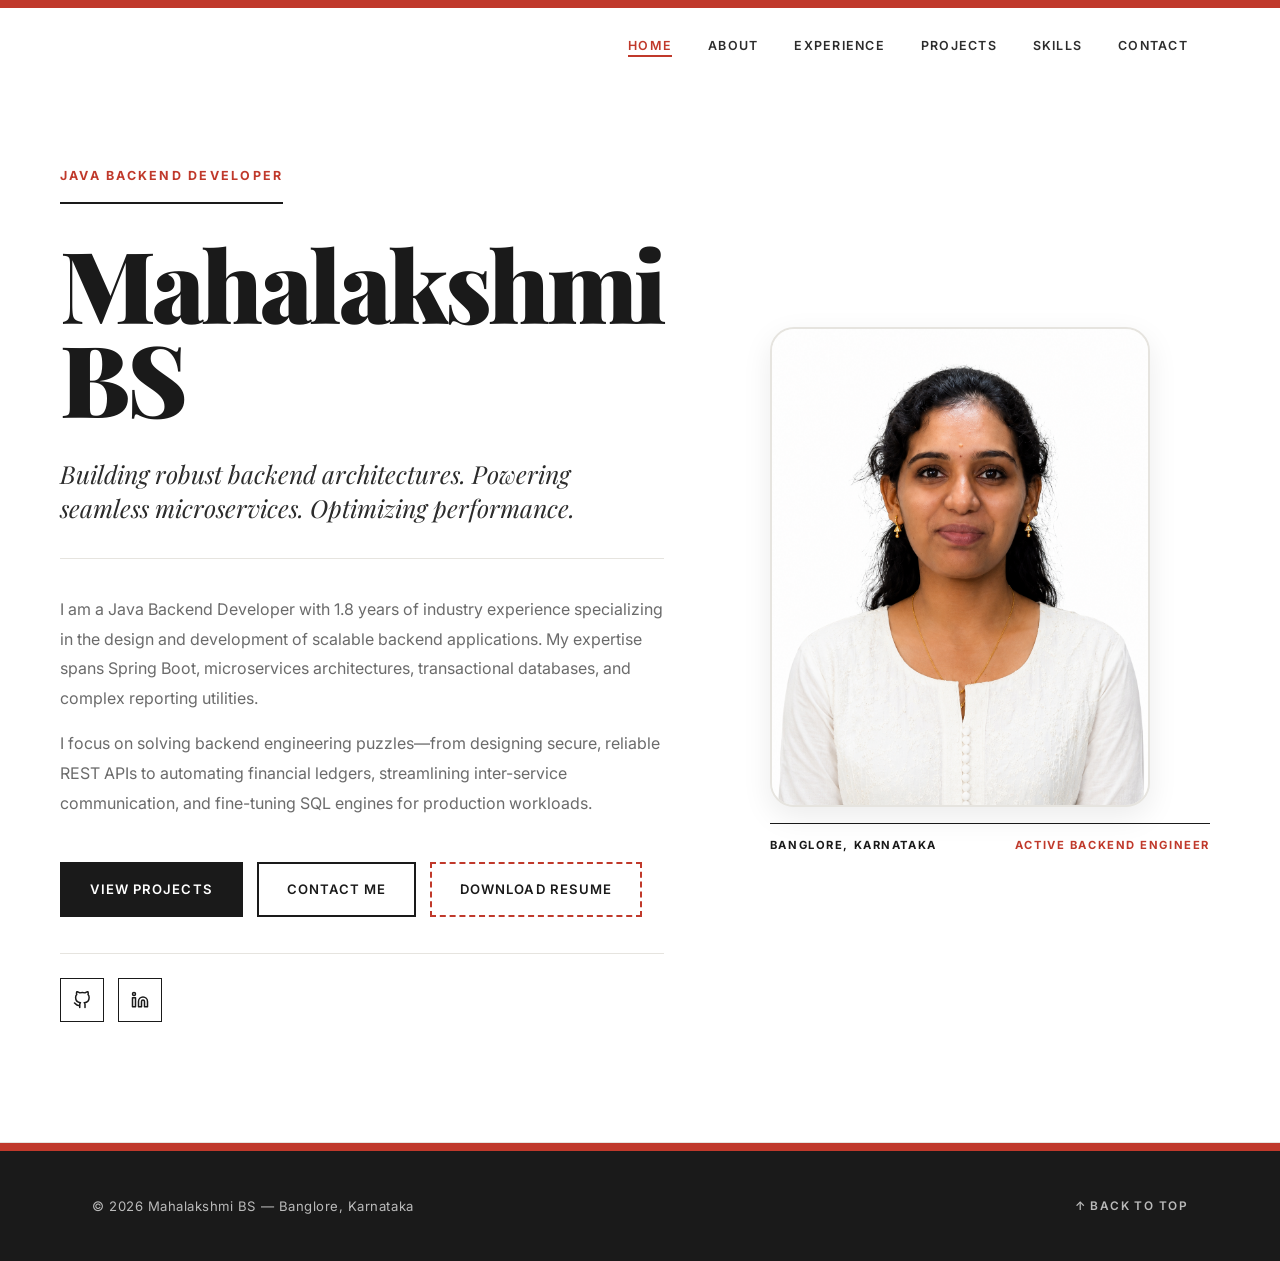
<file: index.html>
<!DOCTYPE html>
<html lang="en">
<head>
  <meta charset="UTF-8" />
  <meta name="viewport" content="width=device-width, initial-scale=1.0" />
  <title>Mahalakshmi BS — Java Backend Developer</title>
  <meta name="description" content="Portfolio of Mahalakshmi BS, Java Backend Developer with 1.8 years experience." />
  <meta name="author" content="Mahalakshmi BS" />
  <link rel="preconnect" href="https://fonts.googleapis.com" />
  <link rel="preconnect" href="https://fonts.gstatic.com" crossorigin />
  <link href="https://fonts.googleapis.com/css2?family=Playfair+Display:ital,wght@0,700;0,900;1,400&family=Inter:wght@400;500;600;700&display=swap" rel="stylesheet" />
  <link rel="stylesheet" href="style.css" />
</head>
<body id="top">
  <div class="masthead-bar"></div>
  <nav class="navbar" id="navbar">
    <div class="nav-inner">
      <a href="index.html" class="nav-logo"></a>
      <button class="nav-hamburger" id="hamburger" aria-label="Toggle navigation" aria-expanded="false">
        <span></span><span></span><span></span>
      </button>
      <ul class="nav-links" id="nav-links">
        <li><a href="index.html" class="active">Home</a></li>
        <li><a href="about.html">About</a></li>
        <li><a href="experience.html">Experience</a></li>
        <li><a href="projects.html">Projects</a></li>
        <li><a href="skills.html">Skills</a></li>
        <li><a href="contact.html">Contact</a></li>
      </ul>
    </div>
  </nav>

  <!-- ===== HOME / COVER ===== -->
  <section class="cover" id="home">
    <div class="cover-inner">
      <div class="cover-text reveal">
        <span class="cover-eyebrow">Java Backend Developer</span>
        <h1 class="cover-name">Mahalakshmi<br/>BS</h1>
        <p class="cover-tagline">Building robust backend architectures. Powering seamless microservices. Optimizing performance.</p>
        <div class="cover-summary">
          <p>I am a Java Backend Developer with 1.8 years of industry experience specializing in the design and development of scalable backend applications. My expertise spans Spring Boot, microservices architectures, transactional databases, and complex reporting utilities.</p>
          <p>I focus on solving backend engineering puzzles—from designing secure, reliable REST APIs to automating financial ledgers, streamlining inter-service communication, and fine-tuning SQL engines for production workloads.</p>
        </div>
        <div class="cover-ctas">
          <a href="projects.html" class="btn btn-primary">View Projects</a>
          <a href="contact.html" class="btn btn-secondary">Contact Me</a>
          <a href="#" id="download-cv" class="btn btn-secondary" style="border-style: dashed; border-color: var(--accent);">Download Resume</a>
        </div>
        <div class="cover-socials">
          <a href="https://github.com/mahabs2002" target="_blank" rel="noopener noreferrer" class="social-link" title="GitHub Profile">
            <svg viewBox="0 0 24 24" fill="none" stroke="currentColor" stroke-width="2" stroke-linecap="round" stroke-linejoin="round"><path d="M9 19c-5 1.5-5-2.5-7-3m14 6v-3.87a3.37 3.37 0 0 0-.94-2.61c3.14-.35 6.44-1.54 6.44-7A5.44 5.44 0 0 0 20 4.77 5.07 5.07 0 0 0 19.91 1S18.73.65 16 2.48a13.38 13.38 0 0 0-7 0C6.27.65 5.09 1 5.09 1A5.07 5.07 0 0 0 5 4.77a5.44 5.44 0 0 0-1.5 3.78c0 5.42 3.3 6.61 6.44 7A3.37 3.37 0 0 0 9 18.13V22"></path></svg>
          </a>
          <a href="https://linkedin.com/in/mahalakshmibs10" target="_blank" rel="noopener noreferrer" class="social-link" title="LinkedIn Profile">
            <svg viewBox="0 0 24 24" fill="none" stroke="currentColor" stroke-width="2" stroke-linecap="round" stroke-linejoin="round"><path d="M16 8a6 6 0 0 1 6 6v7h-4v-7a2 2 0 0 0-2-2 2 2 0 0 0-2 2v7h-4v-7a6 6 0 0 1 6-6z"></path><rect x="2" y="9" width="4" height="12"></rect><circle cx="4" cy="4" r="2"></circle></svg>
          </a>
        </div>
      </div>
      <div class="cover-photo reveal">
        <figure class="headshot">
           <div class="headshot-image">
      <img src="MahaPassport.png" alt="Mahalakshmi BS" />
    </div>
          <figcaption class="headshot-caption">
            <span>Banglore, Karnataka</span>
            <span>Active Backend Engineer</span>
          </figcaption>
        </figure>
      </div>
    </div>
  </section>

  <footer class="footer" id="footer">
    <div class="container">
      <p>&copy; 2026 Mahalakshmi BS &mdash; Banglore, Karnataka</p>
      <div class="footer-links">
        <a href="#top" class="footer-top">&#8593; Back to top</a>
      </div>
    </div>
  </footer>
  <script src="script.js"></script>
</body>
</html>
</file>
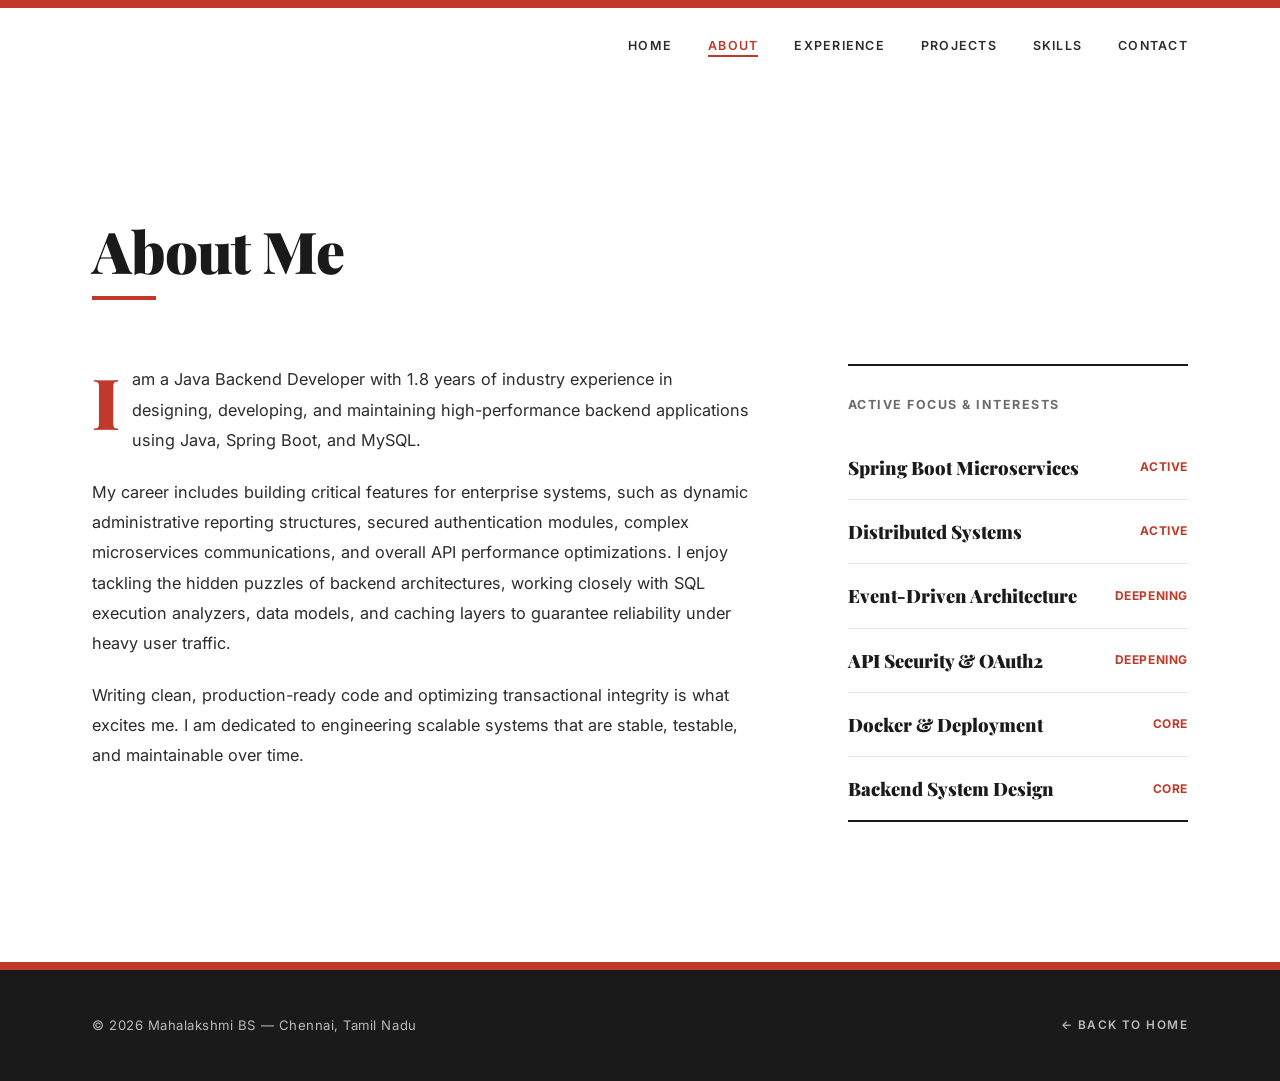
<file: about.html>
<!DOCTYPE html>
<html lang="en">
<head>
  <meta charset="UTF-8" />
  <meta name="viewport" content="width=device-width, initial-scale=1.0" />
  <title>About — Mahalakshmi BS</title>
  <meta name="description" content="About Mahalakshmi BS, Java Backend Developer." />
  <meta name="author" content="Mahalakshmi BS" />
  <link rel="preconnect" href="https://fonts.googleapis.com" />
  <link rel="preconnect" href="https://fonts.gstatic.com" crossorigin />
  <link href="https://fonts.googleapis.com/css2?family=Playfair+Display:ital,wght@0,700;0,900;1,400&family=Inter:wght@400;500;600;700&display=swap" rel="stylesheet" />
  <link rel="stylesheet" href="style.css" />
</head>
<body id="top">
  <div class="masthead-bar"></div>
  <nav class="navbar" id="navbar">
    <div class="nav-inner">
      <a href="index.html" class="nav-logo"></a>
      <button class="nav-hamburger" id="hamburger" aria-label="Toggle navigation" aria-expanded="false">
        <span></span><span></span><span></span>
      </button>
      <ul class="nav-links" id="nav-links">
        <li><a href="index.html">Home</a></li>
        <li><a href="about.html" class="active">About</a></li>
        <li><a href="experience.html">Experience</a></li>
        <li><a href="projects.html">Projects</a></li>
        <li><a href="skills.html">Skills</a></li>
        <li><a href="contact.html">Contact</a></li>
      </ul>
    </div>
  </nav>

  <main class="page-main">
    <section class="section about" id="about">
      <div class="container">
        <h2 class="section-title reveal">About Me</h2>
        <div class="about-grid reveal">
          <div class="about-text">
            <p>I am a Java Backend Developer with 1.8 years of industry experience in designing, developing, and maintaining high-performance backend applications using Java, Spring Boot, and MySQL.</p>
            <p>My career includes building critical features for enterprise systems, such as dynamic administrative reporting structures, secured authentication modules, complex microservices communications, and overall API performance optimizations. I enjoy tackling the hidden puzzles of backend architectures, working closely with SQL execution analyzers, data models, and caching layers to guarantee reliability under heavy user traffic.</p>
            <p>Writing clean, production-ready code and optimizing transactional integrity is what excites me. I am dedicated to engineering scalable systems that are stable, testable, and maintainable over time.</p>
          </div>
          <div class="about-focus-card">
            <h3 class="focus-title">Active Focus &amp; Interests</h3>
            <div class="focus-list">
              <div class="focus-item"><span class="focus-name">Spring Boot Microservices</span><span class="focus-icon">Active</span></div>
              <div class="focus-item"><span class="focus-name">Distributed Systems</span><span class="focus-icon">Active</span></div>
              <div class="focus-item"><span class="focus-name">Event-Driven Architecture</span><span class="focus-icon">Deepening</span></div>
              <div class="focus-item"><span class="focus-name">API Security &amp; OAuth2</span><span class="focus-icon">Deepening</span></div>
              <div class="focus-item"><span class="focus-name">Docker &amp; Deployment</span><span class="focus-icon">Core</span></div>
              <div class="focus-item"><span class="focus-name">Backend System Design</span><span class="focus-icon">Core</span></div>
            </div>
          </div>
        </div>
      </div>
    </section>
  </main>

  <footer class="footer" id="footer">
    <div class="container">
      <p>&copy; 2026 Mahalakshmi BS &mdash; Chennai, Tamil Nadu</p>
      <div class="footer-links">
        <a href="index.html" class="footer-top">&#8592; Back to Home</a>
      </div>
    </div>
  </footer>
  <script src="script.js"></script>
</body>
</html>
</file>
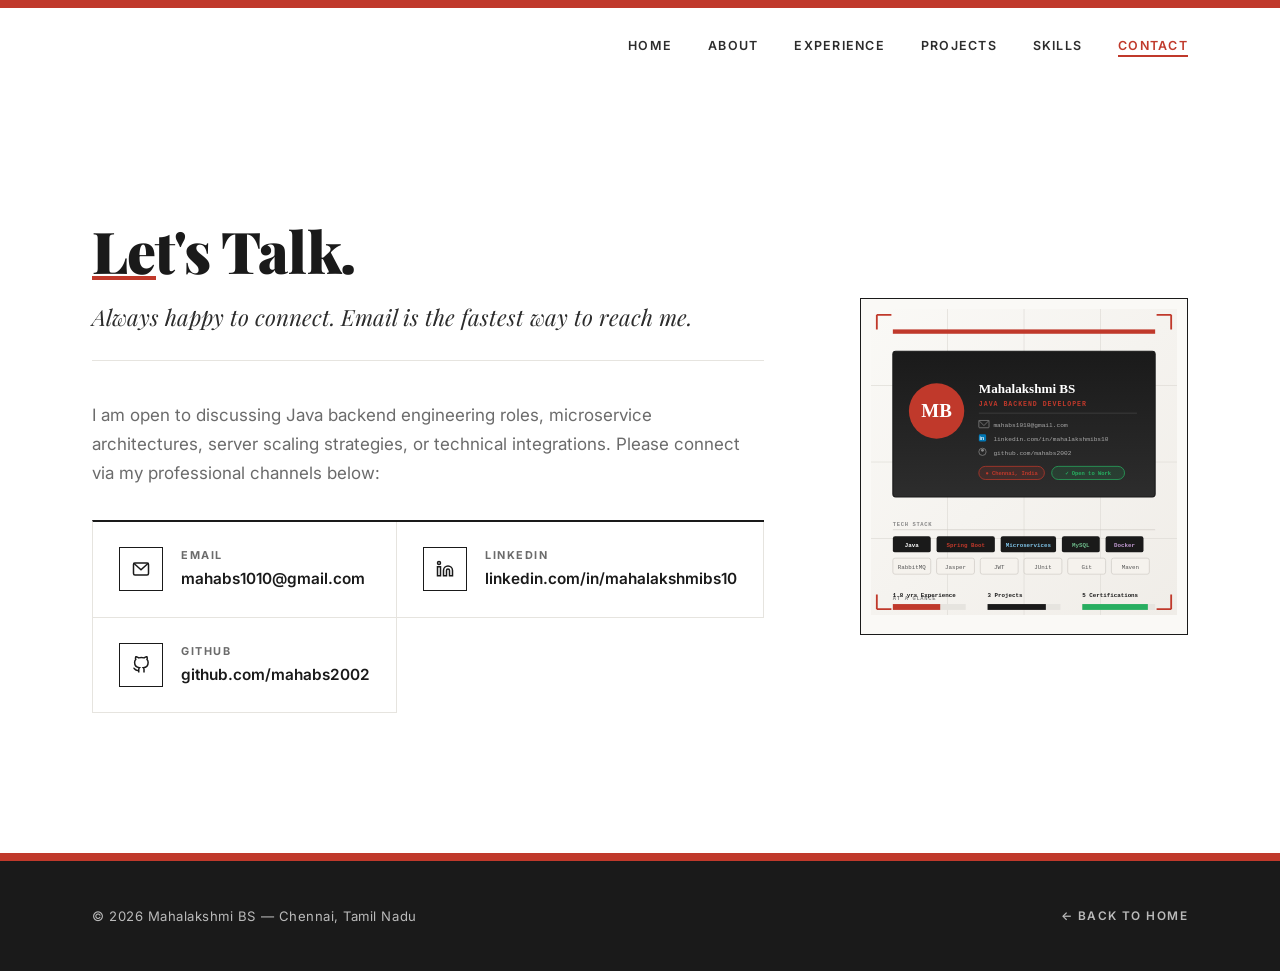
<file: contact.html>
<!DOCTYPE html>
<html lang="en">
<head>
  <meta charset="UTF-8" />
  <meta name="viewport" content="width=device-width, initial-scale=1.0" />
  <title>Contact — Mahalakshmi BS</title>
  <meta name="description" content="Get in touch with Mahalakshmi BS, Java Backend Developer." />
  <meta name="author" content="Mahalakshmi BS" />
  <link rel="preconnect" href="https://fonts.googleapis.com" />
  <link rel="preconnect" href="https://fonts.gstatic.com" crossorigin />
  <link href="https://fonts.googleapis.com/css2?family=Playfair+Display:ital,wght@0,700;0,900;1,400&family=Inter:wght@400;500;600;700&display=swap" rel="stylesheet" />
  <link rel="stylesheet" href="style.css" />
</head>
<body id="top">
  <div class="masthead-bar"></div>
  <nav class="navbar" id="navbar">
    <div class="nav-inner">
      <a href="index.html" class="nav-logo"></a>
      <button class="nav-hamburger" id="hamburger" aria-label="Toggle navigation" aria-expanded="false">
        <span></span><span></span><span></span>
      </button>
      <ul class="nav-links" id="nav-links">
        <li><a href="index.html">Home</a></li>
        <li><a href="about.html">About</a></li>
        <li><a href="experience.html">Experience</a></li>
        <li><a href="projects.html">Projects</a></li>
        <li><a href="skills.html">Skills</a></li>
        <li><a href="contact.html" class="active">Contact</a></li>
      </ul>
    </div>
  </nav>

  <main class="page-main">
    <section class="section contact" id="contact">
      <div class="container">
        <div class="contact-layout reveal">

          <div>
            <h2 class="section-title" style="border-bottom:none; margin-bottom:20px; padding-bottom:0;">Let's Talk.</h2>
            <p class="contact-intro">Always happy to connect. Email is the fastest way to reach me.</p>
            <p class="contact-desc" style="font-family: var(--sans); color: var(--muted); line-height: 1.7; margin-bottom: 32px;">
              I am open to discussing Java backend engineering roles, microservice architectures, server scaling strategies, or technical integrations. Please connect via my professional channels below:
            </p>
            <div class="contact-links">
              <a href="mailto:mahabs1010@gmail.com" class="contact-item">
                <span class="contact-icon">
                  <svg viewBox="0 0 24 24" fill="none" stroke="currentColor" stroke-width="2"><rect x="2" y="4" width="20" height="16" rx="2"/><polyline points="2,4 12,13 22,4"/></svg>
                </span>
                <div class="contact-details">
                  <span class="contact-label">Email</span>
                  <span class="contact-value">mahabs1010@gmail.com</span>
                </div>
              </a>
              <a href="https://linkedin.com/in/mahalakshmibs10" target="_blank" rel="noopener noreferrer" class="contact-item">
                <span class="contact-icon">
                  <svg viewBox="0 0 24 24" fill="none" stroke="currentColor" stroke-width="2"><path d="M16 8a6 6 0 0 1 6 6v7h-4v-7a2 2 0 0 0-2-2 2 2 0 0 0-2 2v7h-4v-7a6 6 0 0 1 6-6z"></path><rect x="2" y="9" width="4" height="12"></rect><circle cx="4" cy="4" r="2"></circle></svg>
                </span>
                <div class="contact-details">
                  <span class="contact-label">LinkedIn</span>
                  <span class="contact-value">linkedin.com/in/mahalakshmibs10</span>
                </div>
              </a>
              <a href="https://github.com/mahabs2002" target="_blank" rel="noopener noreferrer" class="contact-item">
                <span class="contact-icon">
                  <svg viewBox="0 0 24 24" fill="none" stroke="currentColor" stroke-width="2"><path d="M9 19c-5 1.5-5-2.5-7-3m14 6v-3.87a3.37 3.37 0 0 0-.94-2.61c3.14-.35 6.44-1.54 6.44-7A5.44 5.44 0 0 0 20 4.77 5.07 5.07 0 0 0 19.91 1S18.73.65 16 2.48a13.38 13.38 0 0 0-7 0C6.27.65 5.09 1 5.09 1A5.07 5.07 0 0 0 5 4.77a5.44 5.44 0 0 0-1.5 3.78c0 5.42 3.3 6.61 6.44 7A3.37 3.37 0 0 0 9 18.13V22"></path></svg>
                </span>
                <div class="contact-details">
                  <span class="contact-label">GitHub</span>
                  <span class="contact-value">github.com/mahabs2002</span>
                </div>
              </a>
            </div>
          </div>

          <div class="contact-visual">
            <div class="contact-visual-inner">
              <svg viewBox="0 0 420 420" fill="none" xmlns="http://www.w3.org/2000/svg" style="width:100%;height:100%;">
                <defs>
                  <linearGradient id="bg-grad" x1="0" y1="0" x2="420" y2="420" gradientUnits="userSpaceOnUse">
                    <stop offset="0%" stop-color="#faf9f6"/>
                    <stop offset="100%" stop-color="#f0ede8"/>
                  </linearGradient>
                  <linearGradient id="card-grad" x1="0" y1="0" x2="0" y2="1">
                    <stop offset="0%" stop-color="#1a1a1a"/>
                    <stop offset="100%" stop-color="#2d2d2d"/>
                  </linearGradient>
                </defs>

                <!-- Light paper background -->
                <rect width="420" height="420" fill="url(#bg-grad)"/>

                <!-- Subtle grid lines -->
                <line x1="0" y1="105" x2="420" y2="105" stroke="#e0ddd8" stroke-width="1"/>
                <line x1="0" y1="210" x2="420" y2="210" stroke="#e0ddd8" stroke-width="1"/>
                <line x1="0" y1="315" x2="420" y2="315" stroke="#e0ddd8" stroke-width="1"/>
                <line x1="105" y1="0" x2="105" y2="420" stroke="#e0ddd8" stroke-width="1"/>
                <line x1="210" y1="0" x2="210" y2="420" stroke="#e0ddd8" stroke-width="1"/>
                <line x1="315" y1="0" x2="315" y2="420" stroke="#e0ddd8" stroke-width="1"/>

                <!-- Red accent top bar (matching masthead) -->
                <rect x="30" y="28" width="360" height="6" rx="0" fill="#c0392b"/>

                <!-- Business card / profile block -->
                <rect x="30" y="58" width="360" height="200" rx="4" fill="url(#card-grad)" stroke="#1a1a1a" stroke-width="1.5"/>

                <!-- Profile initials circle -->
                <circle cx="90" cy="140" r="38" fill="#c0392b"/>
                <text x="90" y="148" fill="#fff" font-family="serif" font-size="26" font-weight="900" text-anchor="middle">MB</text>

                <!-- Name & title on card -->
                <text x="148" y="115" fill="#ffffff" font-family="serif" font-size="18" font-weight="700">Mahalakshmi BS</text>
                <text x="148" y="133" fill="#c0392b" font-family="monospace" font-size="9" font-weight="700" letter-spacing="0.15em">JAVA BACKEND DEVELOPER</text>

                <!-- Divider line on card -->
                <line x1="148" y1="143" x2="365" y2="143" stroke="#444" stroke-width="1"/>

                <!-- Email row on card -->
                <rect x="148" y="153" width="14" height="10" rx="1" fill="none" stroke="#888" stroke-width="1"/>
                <polyline points="148,153 155,160 162,153" fill="none" stroke="#888" stroke-width="1"/>
                <text x="168" y="162" fill="#aaa" font-family="monospace" font-size="8.5">mahabs1010@gmail.com</text>

                <!-- LinkedIn row on card -->
                <rect x="148" y="172" width="10" height="10" rx="2" fill="#0077b5"/>
                <text x="152" y="180" fill="#fff" font-family="sans-serif" font-size="7" font-weight="900" text-anchor="middle">in</text>
                <text x="168" y="181" fill="#aaa" font-family="monospace" font-size="8.5">linkedin.com/in/mahalakshmibs10</text>

                <!-- GitHub row on card -->
                <circle cx="153" cy="196" r="5" fill="none" stroke="#888" stroke-width="1"/>
                <circle cx="153" cy="194" r="2" fill="#888"/>
                <text x="168" y="200" fill="#aaa" font-family="monospace" font-size="8.5">github.com/mahabs2002</text>

                <!-- Location pill -->
                <rect x="148" y="216" width="90" height="18" rx="9" fill="#c0392b" fill-opacity="0.15" stroke="#c0392b" stroke-width="1"/>
                <text x="193" y="228" fill="#c0392b" font-family="monospace" font-size="7.5" font-weight="700" text-anchor="middle">&#9679; Chennai, India</text>

                <!-- Open to work pill -->
                <rect x="248" y="216" width="100" height="18" rx="9" fill="#27ae60" fill-opacity="0.15" stroke="#27ae60" stroke-width="1"/>
                <text x="298" y="228" fill="#27ae60" font-family="monospace" font-size="7.5" font-weight="700" text-anchor="middle">&#10003; Open to Work</text>

                <!-- Tech stack chips row -->
                <text x="30" y="298" fill="#888" font-family="monospace" font-size="7.5" font-weight="700" letter-spacing="0.12em">TECH STACK</text>
                <line x1="30" y1="303" x2="390" y2="303" stroke="#d0ccc7" stroke-width="1"/>

                <!-- Chip 1 -->
                <rect x="30" y="312" width="52" height="22" rx="3" fill="#1a1a1a"/>
                <text x="56" y="327" fill="#fff" font-family="monospace" font-size="8" font-weight="700" text-anchor="middle">Java</text>
                <!-- Chip 2 -->
                <rect x="90" y="312" width="80" height="22" rx="3" fill="#1a1a1a"/>
                <text x="130" y="327" fill="#c0392b" font-family="monospace" font-size="8" font-weight="700" text-anchor="middle">Spring Boot</text>
                <!-- Chip 3 -->
                <rect x="178" y="312" width="76" height="22" rx="3" fill="#1a1a1a"/>
                <text x="216" y="327" fill="#7fc3e8" font-family="monospace" font-size="8" font-weight="700" text-anchor="middle">Microservices</text>
                <!-- Chip 4 -->
                <rect x="262" y="312" width="52" height="22" rx="3" fill="#1a1a1a"/>
                <text x="288" y="327" fill="#6dba8a" font-family="monospace" font-size="8" font-weight="700" text-anchor="middle">MySQL</text>
                <!-- Chip 5 -->
                <rect x="322" y="312" width="52" height="22" rx="3" fill="#1a1a1a"/>
                <text x="348" y="327" fill="#c39bd3" font-family="monospace" font-size="8" font-weight="700" text-anchor="middle">Docker</text>

                <!-- Chip row 2 -->
                <rect x="30" y="342" width="52" height="22" rx="3" fill="#f5f2ed" stroke="#d0ccc7" stroke-width="1"/>
                <text x="56" y="357" fill="#555" font-family="monospace" font-size="8" text-anchor="middle">RabbitMQ</text>
                <rect x="90" y="342" width="52" height="22" rx="3" fill="#f5f2ed" stroke="#d0ccc7" stroke-width="1"/>
                <text x="116" y="357" fill="#555" font-family="monospace" font-size="8" text-anchor="middle">Jasper</text>
                <rect x="150" y="342" width="52" height="22" rx="3" fill="#f5f2ed" stroke="#d0ccc7" stroke-width="1"/>
                <text x="176" y="357" fill="#555" font-family="monospace" font-size="8" text-anchor="middle">JWT</text>
                <rect x="210" y="342" width="52" height="22" rx="3" fill="#f5f2ed" stroke="#d0ccc7" stroke-width="1"/>
                <text x="236" y="357" fill="#555" font-family="monospace" font-size="8" text-anchor="middle">JUnit</text>
                <rect x="270" y="342" width="52" height="22" rx="3" fill="#f5f2ed" stroke="#d0ccc7" stroke-width="1"/>
                <text x="296" y="357" fill="#555" font-family="monospace" font-size="8" text-anchor="middle">Git</text>
                <rect x="330" y="342" width="52" height="22" rx="3" fill="#f5f2ed" stroke="#d0ccc7" stroke-width="1"/>
                <text x="356" y="357" fill="#555" font-family="monospace" font-size="8" text-anchor="middle">Maven</text>

                <!-- Experience stat boxes -->
                <text x="30" y="400" fill="#888" font-family="monospace" font-size="7.5" font-weight="700" letter-spacing="0.12em">AT A GLANCE</text>

                <rect x="30" y="405" width="100" height="8" rx="0" fill="#e6e4df"/>
                <rect x="30" y="405" width="65" height="8" rx="0" fill="#c0392b"/>
                <text x="30" y="395" fill="#1a1a1a" font-family="monospace" font-size="8" font-weight="700">1.8 yrs Experience</text>

                <rect x="160" y="405" width="100" height="8" rx="0" fill="#e6e4df"/>
                <rect x="160" y="405" width="80" height="8" rx="0" fill="#1a1a1a"/>
                <text x="160" y="395" fill="#1a1a1a" font-family="monospace" font-size="8" font-weight="700">3 Projects</text>

                <rect x="290" y="405" width="100" height="8" rx="0" fill="#e6e4df"/>
                <rect x="290" y="405" width="90" height="8" rx="0" fill="#27ae60"/>
                <text x="290" y="395" fill="#1a1a1a" font-family="monospace" font-size="8" font-weight="700">5 Certifications</text>

                <!-- Corner accent marks -->
                <path d="M8 8 H28 M8 8 V28" stroke="#c0392b" stroke-width="2.5"/>
                <path d="M412 8 H392 M412 8 V28" stroke="#c0392b" stroke-width="2.5"/>
                <path d="M8 412 H28 M8 412 V392" stroke="#c0392b" stroke-width="2.5"/>
                <path d="M412 412 H392 M412 412 V392" stroke="#c0392b" stroke-width="2.5"/>
              </svg>
            </div>
          </div>

        </div>
      </div>
    </section>
  </main>

  <footer class="footer" id="footer">
    <div class="container">
      <p>&copy; 2026 Mahalakshmi BS &mdash; Chennai, Tamil Nadu</p>
      <div class="footer-links">
        <a href="index.html" class="footer-top">&#8592; Back to Home</a>
      </div>
    </div>
  </footer>
  <script src="script.js"></script>
</body>
</html>
</file>
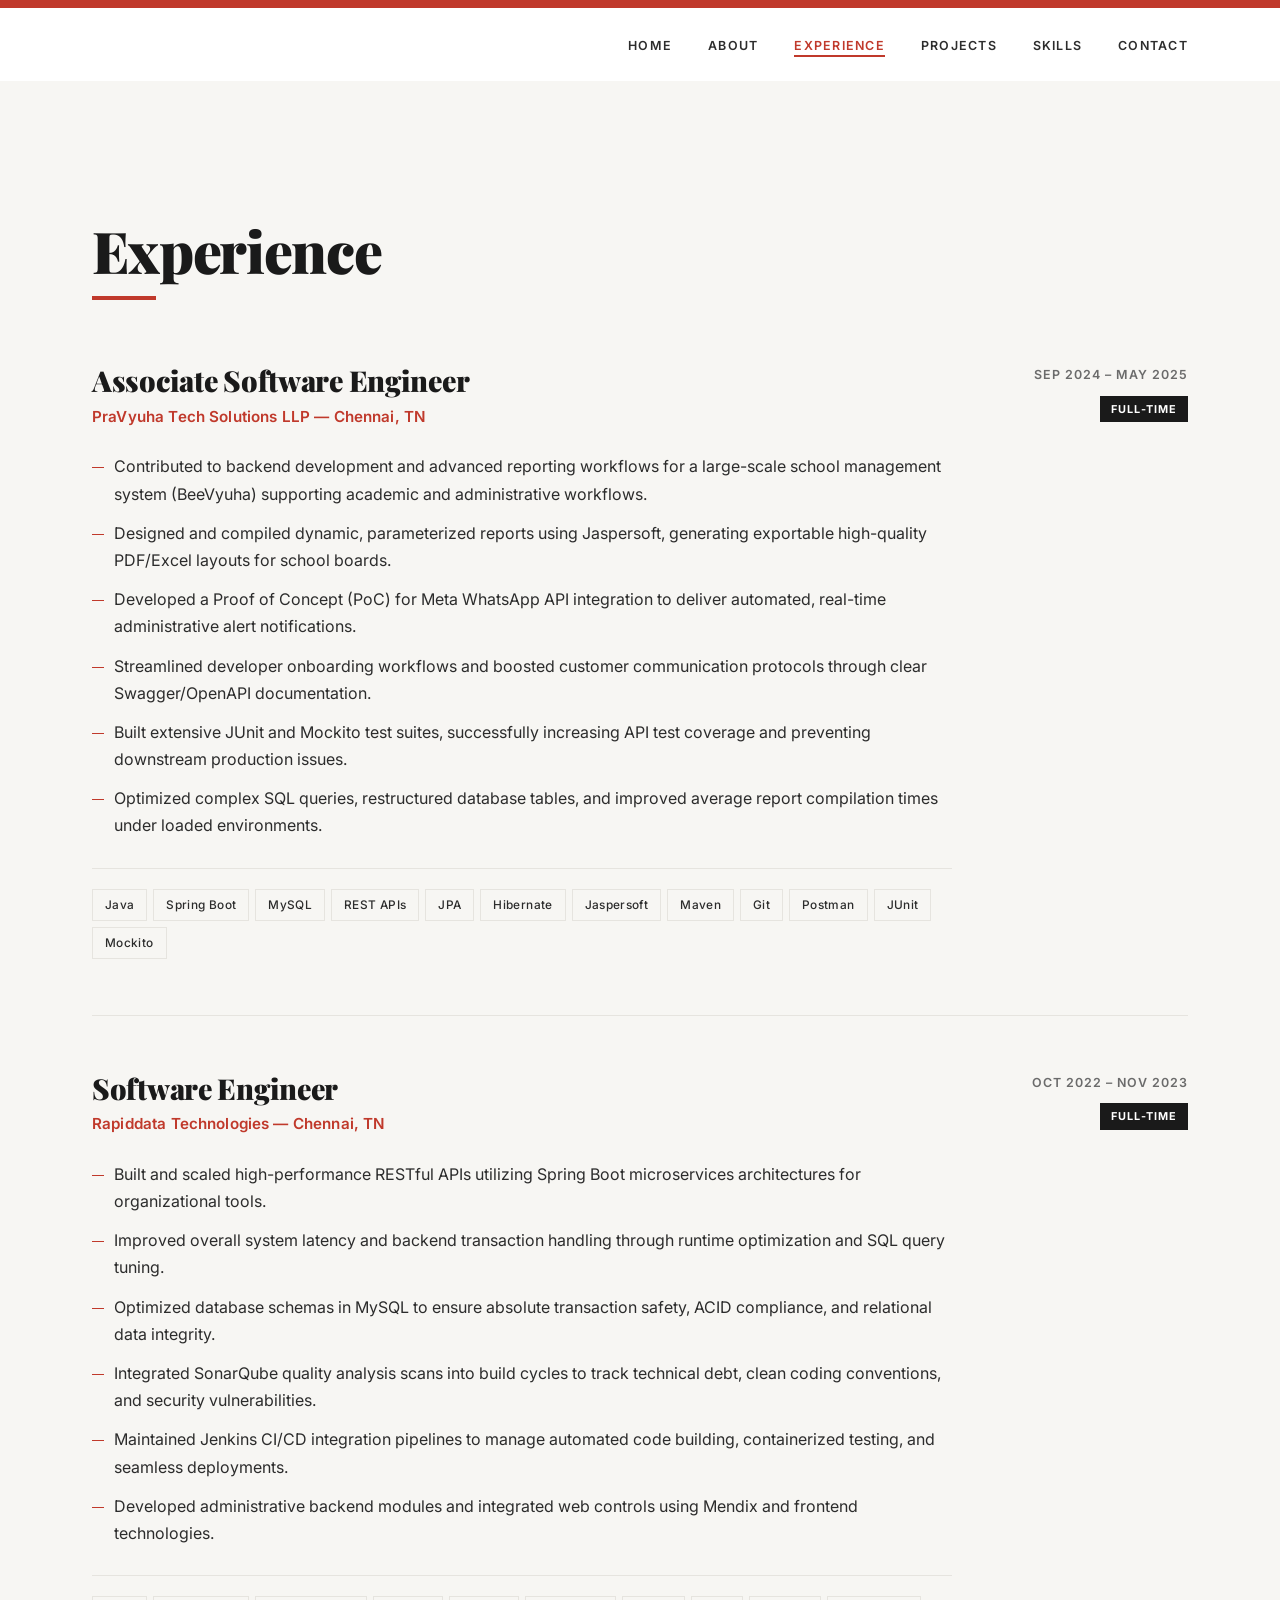
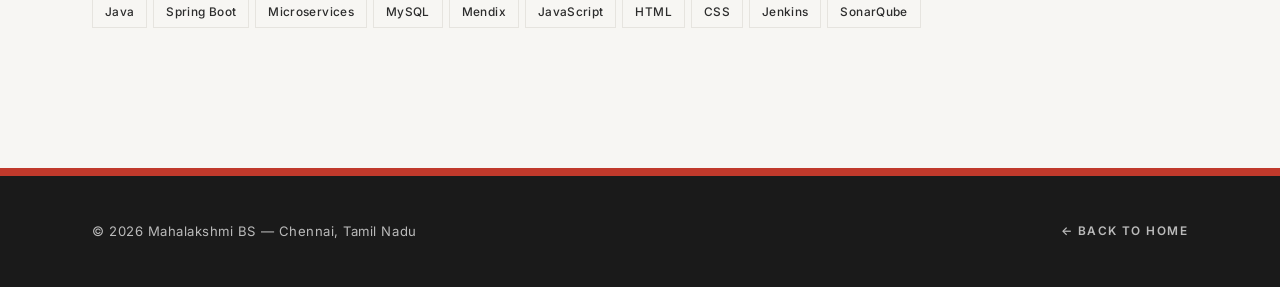
<file: experience.html>
<!DOCTYPE html>
<html lang="en">
<head>
  <meta charset="UTF-8" />
  <meta name="viewport" content="width=device-width, initial-scale=1.0" />
  <title>Experience — Mahalakshmi BS</title>
  <meta name="description" content="Work experience of Mahalakshmi BS, Java Backend Developer." />
  <meta name="author" content="Mahalakshmi BS" />
  <link rel="preconnect" href="https://fonts.googleapis.com" />
  <link rel="preconnect" href="https://fonts.gstatic.com" crossorigin />
  <link href="https://fonts.googleapis.com/css2?family=Playfair+Display:ital,wght@0,700;0,900;1,400&family=Inter:wght@400;500;600;700&display=swap" rel="stylesheet" />
  <link rel="stylesheet" href="style.css" />
</head>
<body id="top">
  <div class="masthead-bar"></div>
  <nav class="navbar" id="navbar">
    <div class="nav-inner">
      <a href="index.html" class="nav-logo"></a>
      <button class="nav-hamburger" id="hamburger" aria-label="Toggle navigation" aria-expanded="false">
        <span></span><span></span><span></span>
      </button>
      <ul class="nav-links" id="nav-links">
        <li><a href="index.html">Home</a></li>
        <li><a href="about.html">About</a></li>
        <li><a href="experience.html" class="active">Experience</a></li>
        <li><a href="projects.html">Projects</a></li>
        <li><a href="skills.html">Skills</a></li>
        <li><a href="contact.html">Contact</a></li>
      </ul>
    </div>
  </nav>

  <main class="page-main">
    <section class="section experience" id="experience">
      <div class="container">
        <h2 class="section-title reveal">Experience</h2>
        <div class="timeline">

          <div class="timeline-item reveal">
            <div class="timeline-card">
              <div class="timeline-header">
                <div>
                  <h3 class="timeline-role">Associate Software Engineer</h3>
                  <p class="timeline-company">PraVyuha Tech Solutions LLP &mdash; Chennai, TN</p>
                </div>
                <div class="timeline-meta">
                  <span class="timeline-date">Sep 2024 &ndash; May 2025</span>
                  <span class="badge badge-fulltime">Full-time</span>
                </div>
              </div>
              <ul class="timeline-bullets">
                <li>Contributed to backend development and advanced reporting workflows for a large-scale school management system (BeeVyuha) supporting academic and administrative workflows.</li>
                <li>Designed and compiled dynamic, parameterized reports using Jaspersoft, generating exportable high-quality PDF/Excel layouts for school boards.</li>
                <li>Developed a Proof of Concept (PoC) for Meta WhatsApp API integration to deliver automated, real-time administrative alert notifications.</li>
                <li>Streamlined developer onboarding workflows and boosted customer communication protocols through clear Swagger/OpenAPI documentation.</li>
                <li>Built extensive JUnit and Mockito test suites, successfully increasing API test coverage and preventing downstream production issues.</li>
                <li>Optimized complex SQL queries, restructured database tables, and improved average report compilation times under loaded environments.</li>
              </ul>
              <div class="timeline-tech-stack">
                <span class="tag">Java</span><span class="tag">Spring Boot</span><span class="tag">MySQL</span><span class="tag">REST APIs</span><span class="tag">JPA</span><span class="tag">Hibernate</span><span class="tag">Jaspersoft</span><span class="tag">Maven</span><span class="tag">Git</span><span class="tag">Postman</span><span class="tag">JUnit</span><span class="tag">Mockito</span>
              </div>
            </div>
          </div>

          <div class="timeline-item reveal">
            <div class="timeline-card">
              <div class="timeline-header">
                <div>
                  <h3 class="timeline-role">Software Engineer</h3>
                  <p class="timeline-company">Rapiddata Technologies &mdash; Chennai, TN</p>
                </div>
                <div class="timeline-meta">
                  <span class="timeline-date">Oct 2022 &ndash; Nov 2023</span>
                  <span class="badge badge-fulltime">Full-time</span>
                </div>
              </div>
              <ul class="timeline-bullets">
                <li>Built and scaled high-performance RESTful APIs utilizing Spring Boot microservices architectures for organizational tools.</li>
                <li>Improved overall system latency and backend transaction handling through runtime optimization and SQL query tuning.</li>
                <li>Optimized database schemas in MySQL to ensure absolute transaction safety, ACID compliance, and relational data integrity.</li>
                <li>Integrated SonarQube quality analysis scans into build cycles to track technical debt, clean coding conventions, and security vulnerabilities.</li>
                <li>Maintained Jenkins CI/CD integration pipelines to manage automated code building, containerized testing, and seamless deployments.</li>
                <li>Developed administrative backend modules and integrated web controls using Mendix and frontend technologies.</li>
              </ul>
              <div class="timeline-tech-stack">
                <span class="tag">Java</span><span class="tag">Spring Boot</span><span class="tag">Microservices</span><span class="tag">MySQL</span><span class="tag">Mendix</span><span class="tag">JavaScript</span><span class="tag">HTML</span><span class="tag">CSS</span><span class="tag">Jenkins</span><span class="tag">SonarQube</span>
              </div>
            </div>
          </div>

        </div>
      </div>
    </section>
  </main>

  <footer class="footer" id="footer">
    <div class="container">
      <p>&copy; 2026 Mahalakshmi BS &mdash; Chennai, Tamil Nadu</p>
      <div class="footer-links">
        <a href="index.html" class="footer-top">&#8592; Back to Home</a>
      </div>
    </div>
  </footer>
  <script src="script.js"></script>
</body>
</html>
</file>
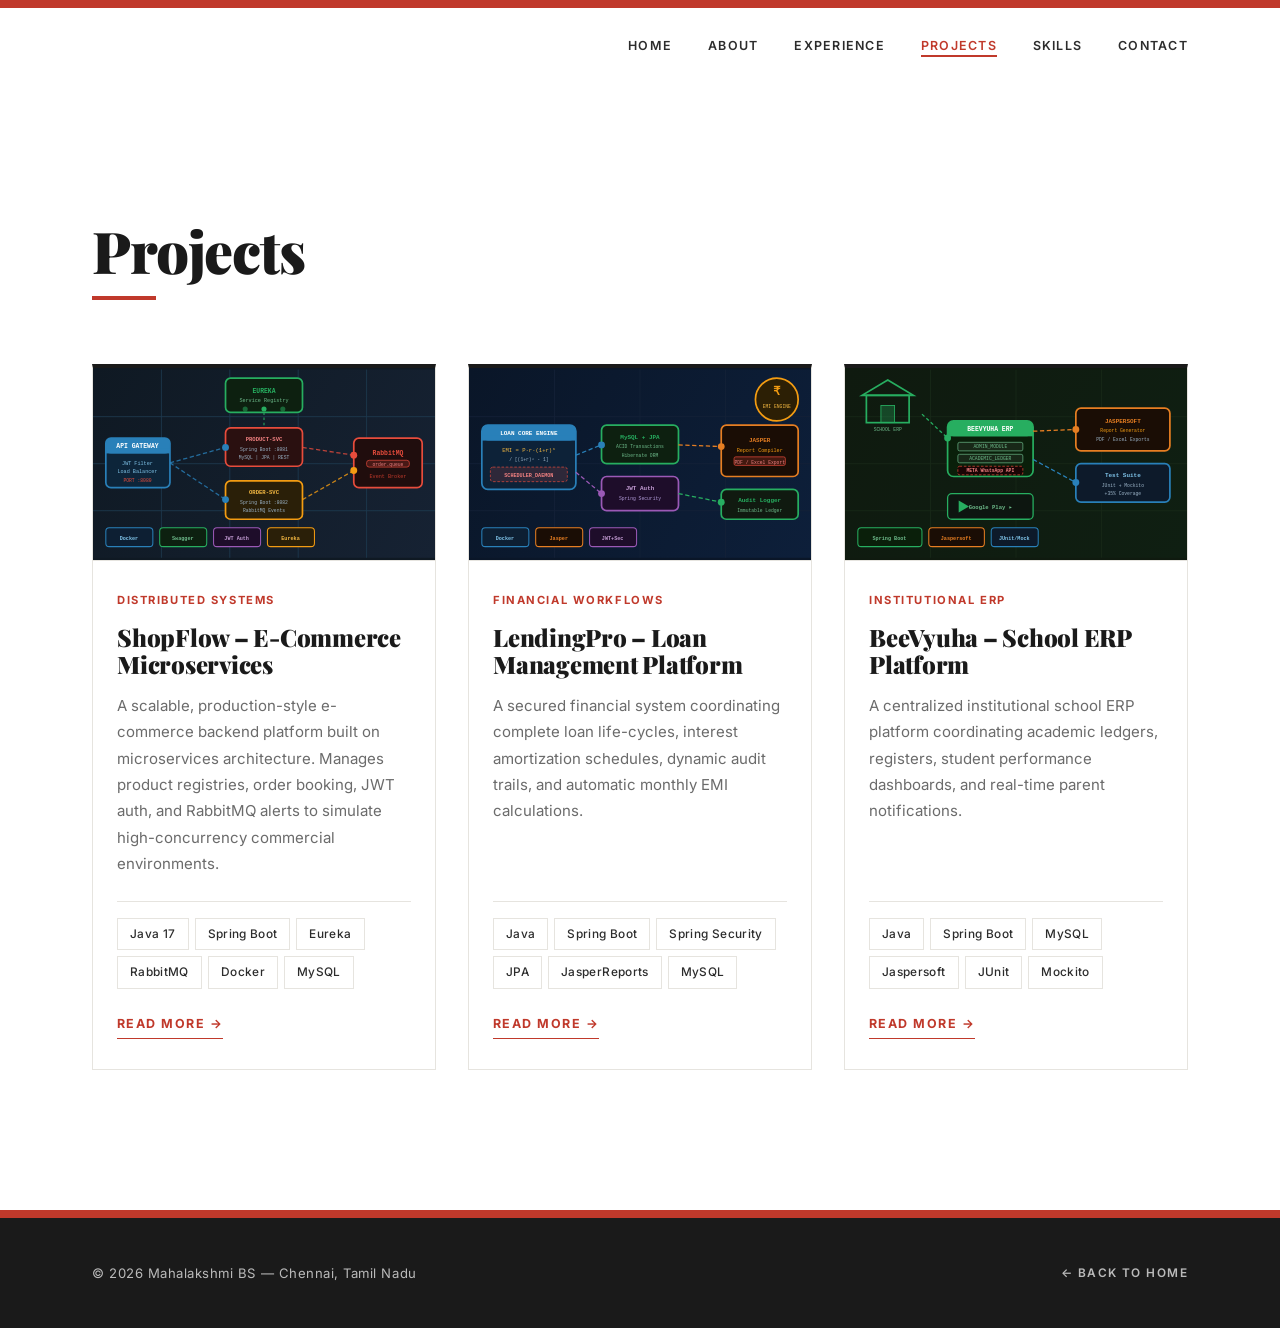
<file: projects.html>
<!DOCTYPE html>
<html lang="en">
<head>
  <meta charset="UTF-8" />
  <meta name="viewport" content="width=device-width, initial-scale=1.0" />
  <title>Projects — Mahalakshmi BS</title>
  <meta name="description" content="Projects by Mahalakshmi BS — ShopFlow, LendingPro, BeeVyuha." />
  <meta name="author" content="Mahalakshmi BS" />
  <link rel="preconnect" href="https://fonts.googleapis.com" />
  <link rel="preconnect" href="https://fonts.gstatic.com" crossorigin />
  <link href="https://fonts.googleapis.com/css2?family=Playfair+Display:ital,wght@0,700;0,900;1,400&family=Inter:wght@400;500;600;700&display=swap" rel="stylesheet" />
  <link rel="stylesheet" href="style.css" />
</head>
<body id="top">
  <div class="masthead-bar"></div>
  <nav class="navbar" id="navbar">
    <div class="nav-inner">
      <a href="index.html" class="nav-logo"></a>
      <button class="nav-hamburger" id="hamburger" aria-label="Toggle navigation" aria-expanded="false">
        <span></span><span></span><span></span>
      </button>
      <ul class="nav-links" id="nav-links">
        <li><a href="index.html">Home</a></li>
        <li><a href="about.html">About</a></li>
        <li><a href="experience.html">Experience</a></li>
        <li><a href="projects.html" class="active">Projects</a></li>
        <li><a href="skills.html">Skills</a></li>
        <li><a href="contact.html">Contact</a></li>
      </ul>
    </div>
  </nav>

  <main class="page-main">
    <section class="section projects" id="projects">
    <div class="container">
      <h2 class="section-title reveal">Projects</h2>
      
      <div class="projects-grid">

        <!-- Project 1: ShopFlow -->
        <div class="project-card reveal">
          <div class="project-graphic-box" style="padding:0; overflow:hidden; background:#0f1923;">
            <svg viewBox="0 0 400 220" fill="none" xmlns="http://www.w3.org/2000/svg" style="width:100%; height:100%;">
              <defs>
                <linearGradient id="sf-bg" x1="0" y1="0" x2="400" y2="220" gradientUnits="userSpaceOnUse"><stop offset="0%" stop-color="#0f1923"/><stop offset="100%" stop-color="#162233"/></linearGradient>
              </defs>
              <rect width="400" height="220" fill="url(#sf-bg)"/>
              <!-- Grid -->
              <line x1="0" y1="55" x2="400" y2="55" stroke="#1e3a4f" stroke-width="1"/><line x1="0" y1="110" x2="400" y2="110" stroke="#1e3a4f" stroke-width="1"/><line x1="0" y1="165" x2="400" y2="165" stroke="#1e3a4f" stroke-width="1"/>
              <line x1="80" y1="0" x2="80" y2="220" stroke="#1e3a4f" stroke-width="1"/><line x1="160" y1="0" x2="160" y2="220" stroke="#1e3a4f" stroke-width="1"/><line x1="240" y1="0" x2="240" y2="220" stroke="#1e3a4f" stroke-width="1"/><line x1="320" y1="0" x2="320" y2="220" stroke="#1e3a4f" stroke-width="1"/>
              <!-- API Gateway -->
              <rect x="15" y="80" width="75" height="58" rx="6" fill="#0d253a" stroke="#2980b9" stroke-width="2"/>
              <rect x="15" y="80" width="75" height="18" rx="6" fill="#2980b9"/><rect x="15" y="92" width="75" height="6" fill="#2980b9"/>
              <text x="52" y="92" fill="#fff" font-family="monospace" font-size="7.5" font-weight="bold" text-anchor="middle">API GATEWAY</text>
              <text x="52" y="111" fill="#7fc3e8" font-family="monospace" font-size="6" text-anchor="middle">JWT Filter</text>
              <text x="52" y="121" fill="#7fc3e8" font-family="monospace" font-size="6" text-anchor="middle">Load Balancer</text>
              <text x="52" y="131" fill="#e74c3c" font-family="monospace" font-size="5.5" text-anchor="middle">PORT :8080</text>
              <!-- Eureka -->
              <rect x="155" y="10" width="90" height="40" rx="6" fill="#0d2010" stroke="#27ae60" stroke-width="2"/>
              <text x="200" y="27" fill="#27ae60" font-family="monospace" font-size="7.5" font-weight="bold" text-anchor="middle">EUREKA</text>
              <text x="200" y="38" fill="#6dba8a" font-family="monospace" font-size="6" text-anchor="middle">Service Registry</text>
              <circle cx="178" cy="46" r="3" fill="#27ae60" opacity="0.5"/><circle cx="200" cy="46" r="3" fill="#27ae60"/><circle cx="222" cy="46" r="3" fill="#27ae60" opacity="0.5"/>
              <!-- Product Service -->
              <rect x="155" y="68" width="90" height="45" rx="6" fill="#2a1010" stroke="#e74c3c" stroke-width="2"/>
              <text x="200" y="84" fill="#f08080" font-family="monospace" font-size="6.5" font-weight="bold" text-anchor="middle">PRODUCT-SVC</text>
              <text x="200" y="95" fill="#9bb3c7" font-family="monospace" font-size="5.5" text-anchor="middle">Spring Boot :8081</text>
              <text x="200" y="105" fill="#9bb3c7" font-family="monospace" font-size="5.5" text-anchor="middle">MySQL | JPA | REST</text>
              <!-- Order Service -->
              <rect x="155" y="130" width="90" height="45" rx="6" fill="#2a1f08" stroke="#f39c12" stroke-width="2"/>
              <text x="200" y="146" fill="#f5b942" font-family="monospace" font-size="6.5" font-weight="bold" text-anchor="middle">ORDER-SVC</text>
              <text x="200" y="157" fill="#9bb3c7" font-family="monospace" font-size="5.5" text-anchor="middle">Spring Boot :8082</text>
              <text x="200" y="167" fill="#9bb3c7" font-family="monospace" font-size="5.5" text-anchor="middle">RabbitMQ Events</text>
              <!-- RabbitMQ -->
              <rect x="305" y="80" width="80" height="58" rx="6" fill="#200d0d" stroke="#e74c3c" stroke-width="2"/>
              <text x="345" y="100" fill="#e74c3c" font-family="monospace" font-size="7.5" font-weight="bold" text-anchor="middle">RabbitMQ</text>
              <rect x="320" y="106" width="50" height="8" rx="3" fill="#e74c3c" fill-opacity="0.2" stroke="#e74c3c" stroke-width="0.8"/>
              <text x="345" y="113" fill="#f08080" font-family="monospace" font-size="5.5" text-anchor="middle">order.queue</text>
              <text x="345" y="127" fill="#c0392b" font-family="monospace" font-size="6" text-anchor="middle">Event Broker</text>
              <!-- Badges row -->
              <rect x="15" y="185" width="55" height="22" rx="4" fill="#0d1f33" stroke="#2980b9" stroke-width="1.2"/>
              <text x="42" y="199" fill="#7fc3e8" font-family="monospace" font-size="6" font-weight="bold" text-anchor="middle">Docker</text>
              <rect x="78" y="185" width="55" height="22" rx="4" fill="#0d2010" stroke="#27ae60" stroke-width="1.2"/>
              <text x="105" y="199" fill="#6dba8a" font-family="monospace" font-size="6" font-weight="bold" text-anchor="middle">Swagger</text>
              <rect x="141" y="185" width="55" height="22" rx="4" fill="#1e0d2a" stroke="#9b59b6" stroke-width="1.2"/>
              <text x="168" y="199" fill="#c39bd3" font-family="monospace" font-size="6" font-weight="bold" text-anchor="middle">JWT Auth</text>
              <rect x="204" y="185" width="55" height="22" rx="4" fill="#2a1f08" stroke="#f39c12" stroke-width="1.2"/>
              <text x="231" y="199" fill="#f5b942" font-family="monospace" font-size="6" font-weight="bold" text-anchor="middle">Eureka</text>
              <!-- Lines -->
              <line x1="90" y1="109" x2="155" y2="91" stroke="#2980b9" stroke-width="1.5" stroke-dasharray="5 3" opacity="0.8"/>
              <line x1="90" y1="109" x2="155" y2="152" stroke="#2980b9" stroke-width="1.5" stroke-dasharray="5 3" opacity="0.8"/>
              <line x1="200" y1="50" x2="200" y2="68" stroke="#27ae60" stroke-width="1.2" stroke-dasharray="3 3"/>
              <line x1="245" y1="91" x2="305" y2="100" stroke="#e74c3c" stroke-width="1.5" stroke-dasharray="5 3" opacity="0.8"/>
              <line x1="245" y1="152" x2="305" y2="118" stroke="#f39c12" stroke-width="1.5" stroke-dasharray="5 3" opacity="0.8"/>
              <circle cx="155" cy="91" r="4" fill="#2980b9"/><circle cx="155" cy="152" r="4" fill="#2980b9"/>
              <circle cx="305" cy="100" r="4" fill="#e74c3c"/><circle cx="305" cy="118" r="4" fill="#f39c12"/>
            </svg>
          </div>
          
          <div class="project-card-inner">
            <span class="project-context">Distributed Systems</span>
            <h3 class="project-title">ShopFlow – E-Commerce Microservices</h3>
            <p class="project-desc">A scalable, production-style e-commerce backend platform built on microservices architecture. Manages product registries, order booking, JWT auth, and RabbitMQ alerts to simulate high-concurrency commercial environments.</p>
            
            <div class="project-tags">
              <span class="tag">Java 17</span>
              <span class="tag">Spring Boot</span>
              <span class="tag">Eureka</span>
              <span class="tag">RabbitMQ</span>
              <span class="tag">Docker</span>
              <span class="tag">MySQL</span>
            </div>

            <div class="project-actions">
              <!-- Replaced with a proper Read More trigger as requested -->
              <span class="timeline-cta project-modal-trigger" data-project="shopflow">Read more &rarr;</span>
            </div>
          </div>
        </div>

        <!-- Project 2: LendingPro -->
        <div class="project-card reveal">
          <div class="project-graphic-box" style="padding:0; overflow:hidden; background:#0a1628;">
            <svg viewBox="0 0 400 220" fill="none" xmlns="http://www.w3.org/2000/svg" style="width:100%; height:100%;">
              <defs>
                <linearGradient id="lp-bg" x1="0" y1="0" x2="400" y2="220" gradientUnits="userSpaceOnUse"><stop offset="0%" stop-color="#0a1628"/><stop offset="100%" stop-color="#0d1f3a"/></linearGradient>
              </defs>
              <rect width="400" height="220" fill="url(#lp-bg)"/>
              <line x1="0" y1="55" x2="400" y2="55" stroke="#152238" stroke-width="1"/><line x1="0" y1="110" x2="400" y2="110" stroke="#152238" stroke-width="1"/><line x1="0" y1="165" x2="400" y2="165" stroke="#152238" stroke-width="1"/>
              <line x1="100" y1="0" x2="100" y2="220" stroke="#152238" stroke-width="1"/><line x1="200" y1="0" x2="200" y2="220" stroke="#152238" stroke-width="1"/><line x1="300" y1="0" x2="300" y2="220" stroke="#152238" stroke-width="1"/>
              <!-- Coin/Finance Icon top right -->
              <circle cx="360" cy="35" r="25" fill="#2c1f05" stroke="#f39c12" stroke-width="2"/>
              <text x="360" y="30" fill="#f39c12" font-family="monospace" font-size="14" font-weight="bold" text-anchor="middle">₹</text>
              <text x="360" y="45" fill="#f5b942" font-family="monospace" font-size="5.5" text-anchor="middle">EMI ENGINE</text>
              <!-- Loan Engine Core -->
              <rect x="15" y="65" width="110" height="75" rx="7" fill="#0d2238" stroke="#2980b9" stroke-width="2"/>
              <rect x="15" y="65" width="110" height="18" rx="7" fill="#2980b9"/><rect x="15" y="77" width="110" height="6" fill="#2980b9"/>
              <text x="70" y="77" fill="#fff" font-family="monospace" font-size="7" font-weight="bold" text-anchor="middle">LOAN CORE ENGINE</text>
              <text x="70" y="96" fill="#f5b942" font-family="monospace" font-size="6.5" text-anchor="middle">EMI = P·r·(1+r)ⁿ</text>
              <text x="70" y="107" fill="#9bb3c7" font-family="monospace" font-size="5.5" text-anchor="middle">     / [(1+r)ⁿ - 1]</text>
              <rect x="25" y="114" width="90" height="17" rx="3" fill="#e74c3c" fill-opacity="0.15" stroke="#e74c3c" stroke-width="0.8" stroke-dasharray="3 2"/>
              <text x="70" y="125" fill="#f08080" font-family="monospace" font-size="6" font-weight="bold" text-anchor="middle">SCHEDULER_DAEMON</text>
              <!-- MySQL / JPA Store -->
              <rect x="155" y="65" width="90" height="45" rx="6" fill="#0d2010" stroke="#27ae60" stroke-width="2"/>
              <text x="200" y="81" fill="#27ae60" font-family="monospace" font-size="7" font-weight="bold" text-anchor="middle">MySQL + JPA</text>
              <text x="200" y="92" fill="#6dba8a" font-family="monospace" font-size="5.5" text-anchor="middle">ACID Transactions</text>
              <text x="200" y="102" fill="#6dba8a" font-family="monospace" font-size="5.5" text-anchor="middle">Hibernate ORM</text>
              <!-- JWT Auth -->
              <rect x="155" y="125" width="90" height="40" rx="6" fill="#1e0d2a" stroke="#9b59b6" stroke-width="2"/>
              <text x="200" y="141" fill="#c39bd3" font-family="monospace" font-size="7" font-weight="bold" text-anchor="middle">JWT Auth</text>
              <text x="200" y="153" fill="#b39ddb" font-family="monospace" font-size="5.5" text-anchor="middle">Spring Security</text>
              <!-- JasperReports -->
              <rect x="295" y="65" width="90" height="60" rx="6" fill="#1a0d05" stroke="#e67e22" stroke-width="2"/>
              <text x="340" y="85" fill="#e67e22" font-family="monospace" font-size="7" font-weight="bold" text-anchor="middle">JASPER</text>
              <text x="340" y="96" fill="#f39c12" font-family="monospace" font-size="6" text-anchor="middle">Report Compiler</text>
              <rect x="310" y="102" width="60" height="10" rx="2" fill="#e74c3c" fill-opacity="0.2" stroke="#e74c3c" stroke-width="0.8"/>
              <text x="340" y="110" fill="#f08080" font-family="monospace" font-size="5.5" text-anchor="middle">PDF / Excel Export</text>
              <!-- Audit Log -->
              <rect x="295" y="140" width="90" height="35" rx="6" fill="#101a10" stroke="#27ae60" stroke-width="2"/>
              <text x="340" y="155" fill="#27ae60" font-family="monospace" font-size="7" font-weight="bold" text-anchor="middle">Audit Logger</text>
              <text x="340" y="167" fill="#6dba8a" font-family="monospace" font-size="5.5" text-anchor="middle">Immutable Ledger</text>
              <!-- Docker badge -->
              <rect x="15" y="185" width="55" height="22" rx="4" fill="#0d1f33" stroke="#2980b9" stroke-width="1.2"/>
              <text x="42" y="199" fill="#7fc3e8" font-family="monospace" font-size="6" font-weight="bold" text-anchor="middle">Docker</text>
              <rect x="78" y="185" width="55" height="22" rx="4" fill="#1a0d05" stroke="#e67e22" stroke-width="1.2"/>
              <text x="105" y="199" fill="#e67e22" font-family="monospace" font-size="6" font-weight="bold" text-anchor="middle">Jasper</text>
              <rect x="141" y="185" width="55" height="22" rx="4" fill="#1e0d2a" stroke="#9b59b6" stroke-width="1.2"/>
              <text x="168" y="199" fill="#c39bd3" font-family="monospace" font-size="6" font-weight="bold" text-anchor="middle">JWT+Sec</text>
              <!-- Connections -->
              <line x1="125" y1="100" x2="155" y2="88" stroke="#2980b9" stroke-width="1.5" stroke-dasharray="5 3"/>
              <line x1="125" y1="120" x2="155" y2="145" stroke="#9b59b6" stroke-width="1.5" stroke-dasharray="5 3"/>
              <line x1="245" y1="88" x2="295" y2="90" stroke="#e67e22" stroke-width="1.5" stroke-dasharray="5 3"/>
              <line x1="245" y1="145" x2="295" y2="155" stroke="#27ae60" stroke-width="1.5" stroke-dasharray="5 3"/>
              <circle cx="155" cy="88" r="4" fill="#2980b9"/><circle cx="155" cy="145" r="4" fill="#9b59b6"/>
              <circle cx="295" cy="90" r="4" fill="#e67e22"/><circle cx="295" cy="155" r="4" fill="#27ae60"/>
            </svg>
          </div>
          
          <div class="project-card-inner">
            <span class="project-context">Financial Workflows</span>
            <h3 class="project-title">LendingPro – Loan Management Platform</h3>
            <p class="project-desc">A secured financial system coordinating complete loan life-cycles, interest amortization schedules, dynamic audit trails, and automatic monthly EMI calculations.</p>
            
            <div class="project-tags">
              <span class="tag">Java</span>
              <span class="tag">Spring Boot</span>
              <span class="tag">Spring Security</span>
              <span class="tag">JPA</span>
              <span class="tag">JasperReports</span>
              <span class="tag">MySQL</span>
            </div>

            <div class="project-actions">
              <!-- Replaced with a proper Read More trigger as requested -->
              <span class="timeline-cta project-modal-trigger" data-project="lendingpro">Read more &rarr;</span>
            </div>
          </div>
        </div>

        <!-- Project 3: BeeVyuha -->
        <div class="project-card reveal">
          <div class="project-graphic-box" style="padding:0; overflow:hidden; background:#0f1a0f;">
            <svg viewBox="0 0 400 220" fill="none" xmlns="http://www.w3.org/2000/svg" style="width:100%; height:100%;">
              <defs>
                <linearGradient id="bv-bg" x1="0" y1="0" x2="400" y2="220" gradientUnits="userSpaceOnUse"><stop offset="0%" stop-color="#0f1a0f"/><stop offset="100%" stop-color="#0f1f12"/></linearGradient>
              </defs>
              <rect width="400" height="220" fill="url(#bv-bg)"/>
              <line x1="0" y1="55" x2="400" y2="55" stroke="#182818" stroke-width="1"/><line x1="0" y1="110" x2="400" y2="110" stroke="#182818" stroke-width="1"/><line x1="0" y1="165" x2="400" y2="165" stroke="#182818" stroke-width="1"/>
              <line x1="100" y1="0" x2="100" y2="220" stroke="#182818" stroke-width="1"/><line x1="200" y1="0" x2="200" y2="220" stroke="#182818" stroke-width="1"/><line x1="300" y1="0" x2="300" y2="220" stroke="#182818" stroke-width="1"/>
              <!-- School icon -->
              <polygon points="50,12 80,30 20,30" fill="none" stroke="#27ae60" stroke-width="2"/>
              <rect x="25" y="30" width="50" height="32" fill="none" stroke="#27ae60" stroke-width="2"/>
              <rect x="42" y="42" width="16" height="20" fill="#27ae60" fill-opacity="0.3" stroke="#27ae60" stroke-width="1"/>
              <text x="50" y="72" fill="#6dba8a" font-family="monospace" font-size="5.5" text-anchor="middle">SCHOOL ERP</text>
              <!-- BeeVyuha Core -->
              <rect x="120" y="60" width="100" height="65" rx="7" fill="#0a1f0a" stroke="#27ae60" stroke-width="2"/>
              <rect x="120" y="60" width="100" height="18" rx="7" fill="#27ae60"/><rect x="120" y="72" width="100" height="6" fill="#27ae60"/>
              <text x="170" y="72" fill="#fff" font-family="monospace" font-size="7.5" font-weight="bold" text-anchor="middle">BEEVYUHA ERP</text>
              <rect x="132" y="85" width="76" height="10" rx="2" fill="#182818" stroke="#6dba8a" stroke-width="0.8"/>
              <text x="170" y="92" fill="#6dba8a" font-family="monospace" font-size="5.5" text-anchor="middle">ADMIN_MODULE</text>
              <rect x="132" y="99" width="76" height="10" rx="2" fill="#182818" stroke="#6dba8a" stroke-width="0.8"/>
              <text x="170" y="106" fill="#6dba8a" font-family="monospace" font-size="5.5" text-anchor="middle">ACADEMIC_LEDGER</text>
              <rect x="132" y="113" width="76" height="10" rx="2" fill="#1a0505" stroke="#e74c3c" stroke-width="0.8" stroke-dasharray="3 2"/>
              <text x="170" y="120" fill="#f08080" font-family="monospace" font-size="5.5" font-weight="bold" text-anchor="middle">META WhatsApp API</text>
              <!-- Jaspersoft -->
              <rect x="270" y="45" width="110" height="50" rx="6" fill="#1a0d05" stroke="#e67e22" stroke-width="2"/>
              <text x="325" y="62" fill="#e67e22" font-family="monospace" font-size="7" font-weight="bold" text-anchor="middle">JASPERSOFT</text>
              <text x="325" y="73" fill="#f39c12" font-family="monospace" font-size="5.5" text-anchor="middle">Report Generator</text>
              <text x="325" y="83" fill="#9bb3c7" font-family="monospace" font-size="5.5" text-anchor="middle">PDF / Excel Exports</text>
              <!-- JUnit+Mockito -->
              <rect x="270" y="110" width="110" height="45" rx="6" fill="#0d1a2a" stroke="#2980b9" stroke-width="2"/>
              <text x="325" y="126" fill="#7fc3e8" font-family="monospace" font-size="7" font-weight="bold" text-anchor="middle">Test Suite</text>
              <text x="325" y="137" fill="#9bb3c7" font-family="monospace" font-size="5.5" text-anchor="middle">JUnit + Mockito</text>
              <text x="325" y="147" fill="#9bb3c7" font-family="monospace" font-size="5.5" text-anchor="middle">+35% Coverage</text>
              <!-- Play Store badge -->
              <rect x="120" y="145" width="100" height="30" rx="5" fill="#0d1610" stroke="#27ae60" stroke-width="1.5"/>
              <polygon points="133,153 133,167 145,160" fill="#27ae60"/>
              <text x="170" y="163" fill="#6dba8a" font-family="monospace" font-size="6.5" font-weight="bold" text-anchor="middle">Google Play ▸</text>
              <!-- Badges -->
              <rect x="15" y="185" width="75" height="22" rx="4" fill="#0a1f0a" stroke="#27ae60" stroke-width="1.2"/>
              <text x="52" y="199" fill="#6dba8a" font-family="monospace" font-size="6" font-weight="bold" text-anchor="middle">Spring Boot</text>
              <rect x="98" y="185" width="65" height="22" rx="4" fill="#1a0d05" stroke="#e67e22" stroke-width="1.2"/>
              <text x="130" y="199" fill="#e67e22" font-family="monospace" font-size="6" font-weight="bold" text-anchor="middle">Jaspersoft</text>
              <rect x="171" y="185" width="55" height="22" rx="4" fill="#0d1a2a" stroke="#2980b9" stroke-width="1.2"/>
              <text x="198" y="199" fill="#7fc3e8" font-family="monospace" font-size="6" font-weight="bold" text-anchor="middle">JUnit/Mock</text>
              <!-- Connections -->
              <line x1="90" y1="52" x2="120" y2="80" stroke="#27ae60" stroke-width="1.5" stroke-dasharray="4 3"/>
              <line x1="220" y1="72" x2="270" y2="70" stroke="#e67e22" stroke-width="1.5" stroke-dasharray="5 3"/>
              <line x1="220" y1="105" x2="270" y2="132" stroke="#2980b9" stroke-width="1.5" stroke-dasharray="5 3"/>
              <circle cx="120" cy="80" r="4" fill="#27ae60"/><circle cx="270" cy="70" r="4" fill="#e67e22"/><circle cx="270" cy="132" r="4" fill="#2980b9"/>
            </svg>
          </div>
          
          <div class="project-card-inner">
            <span class="project-context">Institutional ERP</span>
            <h3 class="project-title">BeeVyuha – School ERP Platform</h3>
            <p class="project-desc">A centralized institutional school ERP platform coordinating academic ledgers, registers, student performance dashboards, and real-time parent notifications.</p>
            
            <div class="project-tags">
              <span class="tag">Java</span>
              <span class="tag">Spring Boot</span>
              <span class="tag">MySQL</span>
              <span class="tag">Jaspersoft</span>
              <span class="tag">JUnit</span>
              <span class="tag">Mockito</span>
            </div>

            <div class="project-actions">
              <!-- Replaced with a proper Read More trigger as requested -->
              <span class="timeline-cta project-modal-trigger" data-project="beevyuha">Read more &rarr;</span>
            </div>
          </div>
        </div>

      </div>
    </div>
  </section>
  </main>

  <!-- MODAL 1: SHOPFLOW CASE STUDY -->
  <div class="modal-overlay" id="modal-shopflow">
    <div class="modal-box">
      <button class="modal-close-btn">&times;</button>
      <div class="modal-header-block">
        <span class="modal-subtitle">System Architecture Case Study</span>
        <h3 class="modal-title">ShopFlow – E-Commerce Microservices Platform</h3>
      </div>
      
      <div class="modal-content-body">
        <div>
          <h4>Project Overview</h4>
          <p>
            ShopFlow is a scalable e-commerce backend platform developed using a microservices architecture to simulate the complex, highly distributed systems used in modern online shopping portals. 
          </p>
          <p>
            The platform is designed to decouple operations into modular, independent services that coordinate synchronous transactions and asynchronous events safely. The target implementation handles authentication, catalog catalog management, order processing pipelines, checkout integrations, and transactional delivery triggers.
          </p>
        </div>

        <div class="modal-section-divider">
          <h4>Key Features &amp; Modules</h4>
          <ul class="modal-bullets-list">
            <li><strong>Authentication Service:</strong> Centralized security center validating requests, generating JWT credentials, and handling user profiles.</li>
            <li><strong>Product Service:</strong> Dynamic inventory and product catalog manager supporting paginated listings and cache hits.</li>
            <li><strong>Order Service:</strong> Transactional order orchestrator executing checkout validations and balance checks.</li>
            <li><strong>Payment Service:</strong> Checkout gateway mockup dealing with transactional status reporting.</li>
            <li><strong>Notification Service:</strong> Asynchronous listener firing order confirmations and transaction updates.</li>
            <li><strong>API Gateway:</strong> Spring Cloud Gateway routing requests, balancing service loads, and enforcing global JWT authentication checks.</li>
            <li><strong>Eureka Discovery:</strong> Dynamic server directory facilitating service discovery and registration for fail-safe routing.</li>
          </ul>
        </div>

        <div class="modal-section-divider">
          <h4>Engineering Challenges &amp; Solutions</h4>
          
          <div class="modal-cs-box">
            <span class="modal-cs-label challenge">Challenge 1: Decoupling Inter-Service Communication</span>
            <p>Managing network-level calls across multiple services while ensuring absolute performance and loose coupling. Blocking REST calls between the Order and Notification services created request failures under load.</p>
            <p style="margin-top: 8px; font-weight: 500; color: var(--ink);"><strong>Solution:</strong> Retained REST APIs only for synchronous workflows, and integrated **RabbitMQ** event channels for asynchronous notifications. Order updates are published as events, enabling the Notification service to consume messages without blocking.</p>
          </div>

          <div class="modal-cs-box" style="margin-top: 20px;">
            <span class="modal-cs-label challenge">Challenge 2: Decentralized Authentication</span>
            <p>Verifying credentials across independently running service clusters consistently without querying a central DB for every request, which would defeat microservice scalability.</p>
            <p style="margin-top: 8px; font-weight: 500; color: var(--ink);"><strong>Solution:</strong> Developed JWT authorization pipelines. The API Gateway intercepts and validates JWT headers locally using shared crypto-keys. Valid claims are injected into HTTP request headers before routing to downstream services.</p>
          </div>
        </div>

        <div class="modal-section-divider">
          <h4>Key Outcomes &amp; Takeaways</h4>
          <p>
            Successfully constructed a highly cohesive microservice ecosystem running in dockerized setups. The system proved that microservices architecture can scale operations independently and safely.
          </p>
          <ul class="modal-bullets-list">
            <li>Gained hands-on experience structuring distributed architectures, circuit breakers, and load balancers.</li>
            <li>Mastered asynchronous messaging channels and RabbitMQ event architectures.</li>
            <li>Achieved complete system containerization using Docker compose.</li>
          </ul>
          
          <div style="margin-top:24px;">
            <a href="https://github.com/mahabs2002/shopflow-microservices" target="_blank" rel="noopener noreferrer" class="btn btn-primary btn-sm">GitHub Repository</a>
          </div>
        </div>
      </div>
    </div>
  </div>

  <!-- MODAL 2: LENDINGPRO CASE STUDY -->
  <div class="modal-overlay" id="modal-lendingpro">
    <div class="modal-box">
      <button class="modal-close-btn">&times;</button>
      <div class="modal-header-block">
        <span class="modal-subtitle">Financial Amortization Case Study</span>
        <h3 class="modal-title">LendingPro – Loan Management Platform</h3>
      </div>
      
      <div class="modal-content-body">
        <div>
          <h4>Project Overview</h4>
          <p>
            LendingPro is an enterprise-grade backend loan processing platform engineered to coordinate financial repayment schedules, audit-logged workflows, user authentication, and reporting structures. 
          </p>
          <p>
            The project focuses on securing sensitive financial ledger calculations, designing automated amortizations, and creating compliant reporting systems to demonstrate reliable enterprise transaction management.
          </p>
        </div>

        <div class="modal-section-divider">
          <h4>Key Features &amp; Modules</h4>
          <ul class="modal-bullets-list">
            <li><strong>Loan Workflow Orchestrator:</strong> Manages loan applications through custom workflows (Draft, Approved, Active, Defaulted, Closed).</li>
            <li><strong>Automated Amortizer:</strong> Backend engine dynamically computing interest balances, principal distributions, and repayment calendars.</li>
            <li><strong>Repayment Scheduler:</strong> Background cron daemon tracking due dates and updating penalties/EMIs.</li>
            <li><strong>Secure Ledger Access:</strong> JWT credentials and role-based access controls protecting sensitive balance modifications.</li>
            <li><strong>Audit Logging:</strong> Interceptor auditing mechanisms recording principal shifts and interest revisions in real-time.</li>
            <li><strong>JasperReports Compiler:</strong> Generates pixel-perfect parameterized payment logs and monthly receipts.</li>
          </ul>
        </div>

        <div class="modal-section-divider">
          <h4>Engineering Challenges &amp; Solutions</h4>
          
          <div class="modal-cs-box">
            <span class="modal-cs-label challenge">Challenge 1: Repayment Calculations &amp; Schedulers</span>
            <p>Handling accurate principal calculations, balance amortizations, and daily interest updates over historical accounts while ensuring complete transaction safety and thread isolation.</p>
            <p style="margin-top: 8px; font-weight: 500; color: var(--ink);"><strong>Solution:</strong> Developed calculative engines using high-precision BigDecimal models. Configured a Spring Scheduled task runner executing transactional background operations safely isolated under MySQL row locks.</p>
          </div>

          <div class="modal-cs-box" style="margin-top: 20px;">
            <span class="modal-cs-label challenge">Challenge 2: Financial Audit Records</span>
            <p>Maintaining a compliant financial audit trail that prevents accidental updates to repayments and traces balance adjustments without slowing down query performance.</p>
            <p style="margin-top: 8px; font-weight: 500; color: var(--ink);"><strong>Solution:</strong> Implemented JPA entity listeners and audit logger tables. Repayment revisions trigger database triggers that push adjustments to an immutable ledger log, leaving primary indexes untouched.</p>
          </div>
        </div>

        <div class="modal-section-divider">
          <h4>Key Outcomes &amp; Takeaways</h4>
          <p>
            Built a robust transaction-compliant financial ledger system ready for deployment. The platform proved highly accurate in computing amortization structures under standard database constraints.
          </p>
          <ul class="modal-bullets-list">
            <li>Mastered high-precision business math operations and balance calculations in Java.</li>
            <li>Deepened experience with Spring Security and advanced JWT authorization patterns.</li>
            <li>Learned to compile complex visual layouts using Jaspersoft JRXML compilers.</li>
          </ul>
          
          <div style="margin-top:24px;">
            <a href="https://github.com/mahabs2002/lendingPro-loan-management-platform" target="_blank" rel="noopener noreferrer" class="btn btn-primary btn-sm">GitHub Repository</a>
          </div>
        </div>
      </div>
    </div>
  </div>

  <!-- MODAL 3: BEEVYUHA CASE STUDY -->
  <div class="modal-overlay" id="modal-beevyuha">
    <div class="modal-box">
      <button class="modal-close-btn">&times;</button>
      <div class="modal-header-block">
        <span class="modal-subtitle">Enterprise ERP Case Study</span>
        <h3 class="modal-title">BeeVyuha – School Management Platform</h3>
      </div>
      
      <div class="modal-content-body">
        <div>
          <h4>Project Overview</h4>
          <p>
            BeeVyuha is an institutional school management ERP designed to support administrative, academic, and communication workflows through a high-capacity centralized backend engine.
          </p>
          <p>
            My contributions as part of the backend team at PraVyuha Tech Solutions LLP focused on building core administrative modules, designing parameterized visual reports using Jaspersoft, and developing Meta WhatsApp notification channels.
          </p>
        </div>

        <div class="modal-section-divider">
          <h4>Key Contributions</h4>
          <ul class="modal-bullets-list">
            <li><strong>ERP Academic Modules:</strong> Built transactional endpoints handling student records, attendance calendars, and examination profiles.</li>
            <li><strong>Jaspersoft Report compiler:</strong> Compiled JRXML templates producing parameterized student cards and attendance sheets.</li>
            <li><strong>Meta WhatsApp API integration:</strong> Designed real-time transactional alert notification PoCs using the WhatsApp API.</li>
            <li><strong>SQL Performance Engineering:</strong> Restructured database query joins to lower compilation load times.</li>
            <li><strong>Testing Infrastructure:</strong> Created test rigs utilizing JUnit and Mockito to verify service behaviors.</li>
          </ul>
        </div>

        <div class="modal-section-divider">
          <h4>Engineering Challenges &amp; Solutions</h4>
          
          <div class="modal-cs-box">
            <span class="modal-cs-label challenge">Challenge 1: Report Rendering Timeout</span>
            <p>Compiling monthly attendance registers and student card grids over large directories under concurrency often hit database timeout limits, stalling the API.</p>
            <p style="margin-top: 8px; font-weight: 500; color: var(--ink);"><strong>Solution:</strong> Restructured relational indexes, replaced sub-queries with direct joins, and implemented pre-compilation caching for Jaspersoft template files, reducing rendering time.</p>
          </div>

          <div class="modal-cs-box" style="margin-top: 20px;">
            <span class="modal-cs-label challenge">Challenge 2: real-time parent alerts</span>
            <p>Sending automated messages and notifications to parents under strict latency guarantees without blocking ERP operations.</p>
            <p style="margin-top: 8px; font-weight: 500; color: var(--ink);"><strong>Solution:</strong> Created a Meta WhatsApp API Integration PoC utilizing WebClient async calls, isolating notification pipelines from the primary ERP request cycles.</p>
          </div>
        </div>

        <div class="modal-section-divider">
          <h4>Key Outcomes &amp; Takeaways</h4>
          <p>
            Successfully shipped institutional ERP components in active use, securing real-world backend engineering experience in enterprise projects.
          </p>
          <ul class="modal-bullets-list">
            <li>Gained deep familiarity managing production support and troubleshooting.</li>
            <li>Mastered relational query analyzer structures and database performance engineering.</li>
            <li>Achieved extensive coverage benchmarks using JUnit and Mockito.</li>
          </ul>
          
          <div style="margin-top:24px;">
            <a href="https://play.google.com/store/apps/details?id=com.pravyuha.apps.beevyuha&pcampaignid=web_share" target="_blank" rel="noopener noreferrer" class="btn btn-primary btn-sm">Google Play App</a>
          </div>
        </div>
      </div>
    </div>
  </div>

  <footer class="footer" id="footer">
    <div class="container">
      <p>&copy; 2026 Mahalakshmi BS &mdash; Chennai, Tamil Nadu</p>
      <div class="footer-links">
        <a href="index.html" class="footer-top">&#8592; Back to Home</a>
      </div>
    </div>
  </footer>
  <script src="script.js"></script>
</body>
</html>
</file>
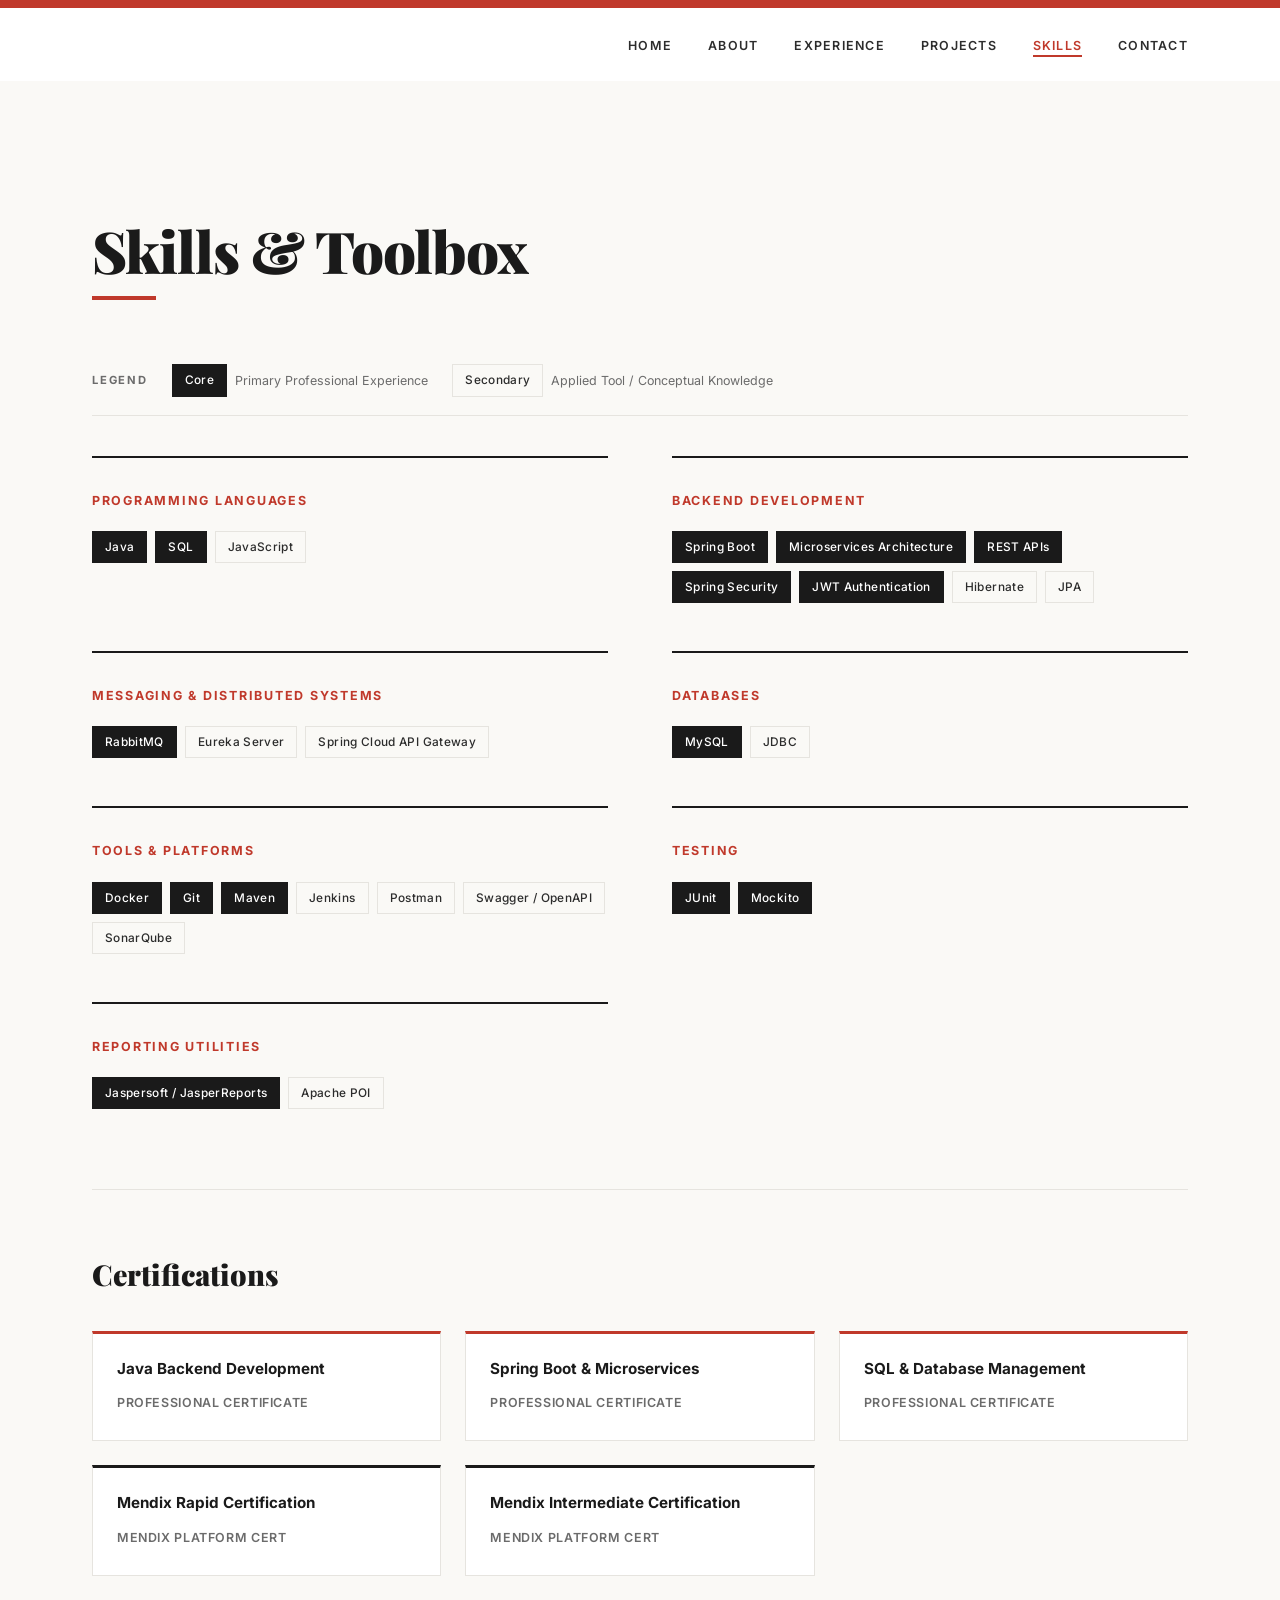
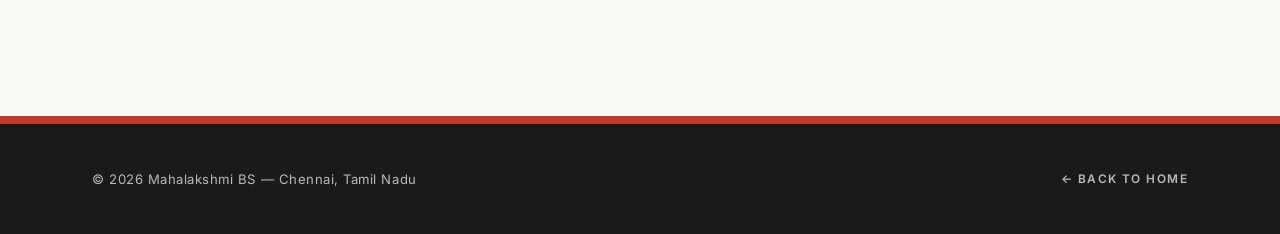
<file: skills.html>
<!DOCTYPE html>
<html lang="en">
<head>
  <meta charset="UTF-8" />
  <meta name="viewport" content="width=device-width, initial-scale=1.0" />
  <title>Skills — Mahalakshmi BS</title>
  <meta name="description" content="Technical skills and certifications of Mahalakshmi BS." />
  <meta name="author" content="Mahalakshmi BS" />
  <link rel="preconnect" href="https://fonts.googleapis.com" />
  <link rel="preconnect" href="https://fonts.gstatic.com" crossorigin />
  <link href="https://fonts.googleapis.com/css2?family=Playfair+Display:ital,wght@0,700;0,900;1,400&family=Inter:wght@400;500;600;700&display=swap" rel="stylesheet" />
  <link rel="stylesheet" href="style.css" />
</head>
<body id="top">
  <div class="masthead-bar"></div>
  <nav class="navbar" id="navbar">
    <div class="nav-inner">
      <a href="index.html" class="nav-logo"></a>
      <button class="nav-hamburger" id="hamburger" aria-label="Toggle navigation" aria-expanded="false">
        <span></span><span></span><span></span>
      </button>
      <ul class="nav-links" id="nav-links">
        <li><a href="index.html">Home</a></li>
        <li><a href="about.html">About</a></li>
        <li><a href="experience.html">Experience</a></li>
        <li><a href="projects.html">Projects</a></li>
        <li><a href="skills.html" class="active">Skills</a></li>
        <li><a href="contact.html">Contact</a></li>
      </ul>
    </div>
  </nav>

  <main class="page-main">
    <section class="section skills" id="skills">
      <div class="container">
        <h2 class="section-title reveal">Skills &amp; Toolbox</h2>

        <div class="skills-legend reveal">
          <span class="legend-label">Legend</span>
          <span class="legend-item"><span class="tag tag-primary">Core</span><span>Primary Professional Experience</span></span>
          <span class="legend-item"><span class="tag">Secondary</span><span>Applied Tool / Conceptual Knowledge</span></span>
        </div>

        <div class="skills-grid">
          <div class="skill-group reveal">
            <h3 class="skill-group-label">Programming Languages</h3>
            <div class="tag-row">
              <span class="tag tag-primary">Java</span>
              <span class="tag tag-primary">SQL</span>
              <span class="tag">JavaScript</span>
            </div>
          </div>
          <div class="skill-group reveal">
            <h3 class="skill-group-label">Backend Development</h3>
            <div class="tag-row">
              <span class="tag tag-primary">Spring Boot</span>
              <span class="tag tag-primary">Microservices Architecture</span>
              <span class="tag tag-primary">REST APIs</span>
              <span class="tag tag-primary">Spring Security</span>
              <span class="tag tag-primary">JWT Authentication</span>
              <span class="tag">Hibernate</span>
              <span class="tag">JPA</span>
            </div>
          </div>
          <div class="skill-group reveal">
            <h3 class="skill-group-label">Messaging &amp; Distributed Systems</h3>
            <div class="tag-row">
              <span class="tag tag-primary">RabbitMQ</span>
              <span class="tag">Eureka Server</span>
              <span class="tag">Spring Cloud API Gateway</span>
            </div>
          </div>
          <div class="skill-group reveal">
            <h3 class="skill-group-label">Databases</h3>
            <div class="tag-row">
              <span class="tag tag-primary">MySQL</span>
              <span class="tag">JDBC</span>
            </div>
          </div>
          <div class="skill-group reveal">
            <h3 class="skill-group-label">Tools &amp; Platforms</h3>
            <div class="tag-row">
              <span class="tag tag-primary">Docker</span>
              <span class="tag tag-primary">Git</span>
              <span class="tag tag-primary">Maven</span>
              <span class="tag">Jenkins</span>
              <span class="tag">Postman</span>
              <span class="tag">Swagger / OpenAPI</span>
              <span class="tag">SonarQube</span>
            </div>
          </div>
          <div class="skill-group reveal">
            <h3 class="skill-group-label">Testing</h3>
            <div class="tag-row">
              <span class="tag tag-primary">JUnit</span>
              <span class="tag tag-primary">Mockito</span>
            </div>
          </div>
          <div class="skill-group reveal">
            <h3 class="skill-group-label">Reporting Utilities</h3>
            <div class="tag-row">
              <span class="tag tag-primary">Jaspersoft / JasperReports</span>
              <span class="tag">Apache POI</span>
            </div>
          </div>
        </div>

        <div class="certifications-block reveal">
          <h3 class="certifications-title">Certifications</h3>
          <div class="certs-grid">
            <div class="cert-card">
              <h4 class="cert-name">Java Backend Development</h4>
              <span class="cert-issuer">Professional Certificate</span>
            </div>
            <div class="cert-card">
              <h4 class="cert-name">Spring Boot &amp; Microservices</h4>
              <span class="cert-issuer">Professional Certificate</span>
            </div>
            <div class="cert-card">
              <h4 class="cert-name">SQL &amp; Database Management</h4>
              <span class="cert-issuer">Professional Certificate</span>
            </div>
            <div class="cert-card" style="border-top-color: var(--ink);">
              <h4 class="cert-name">Mendix Rapid Certification</h4>
              <span class="cert-issuer">Mendix Platform Cert</span>
            </div>
            <div class="cert-card" style="border-top-color: var(--ink);">
              <h4 class="cert-name">Mendix Intermediate Certification</h4>
              <span class="cert-issuer">Mendix Platform Cert</span>
            </div>
          </div>
        </div>

      </div>
    </section>
  </main>

  <footer class="footer" id="footer">
    <div class="container">
      <p>&copy; 2026 Mahalakshmi BS &mdash; Chennai, Tamil Nadu</p>
      <div class="footer-links">
        <a href="index.html" class="footer-top">&#8592; Back to Home</a>
      </div>
    </div>
  </footer>
  <script src="script.js"></script>
</body>
</html>
</file>
<file: style.css>
/* ==========================================================================
   STYLE.CSS - Mahalakshmi BS Portfolio
   Replicating the premium editorial/brutalist style of ajay0704.github.io
   ========================================================================== */

/* ===== RESET & BASE ===== */
*, *::before, *::after { 
  box-sizing: border-box; 
  margin: 0; 
  padding: 0; 
}

:root {
  --bg:           #ffffff;
  --bg-alt:       #f7f6f3;
  --bg-paper:     #faf9f6;
  --ink:          #1a1a1a;
  --ink-soft:     #2c2c2c;
  --muted:        #6b6b6b;
  --muted-soft:   #9a9a9a;
  --rule:         #1a1a1a;
  --hairline:     #e6e4df;
  --accent:       #c0392b; /* Strike Red */
  --accent-dark:  #962d22;

  --serif:        'Playfair Display', Georgia, 'Times New Roman', serif;
  --sans:         'Inter', -apple-system, BlinkMacSystemFont, 'Segoe UI', sans-serif;

  --container:    1160px;
  --transition:   0.2s ease;
}

html { 
  scroll-behavior: smooth; 
  scroll-padding-top: 80px; /* Accounts for fixed header */
}

body {
  font-family: var(--sans);
  background: var(--bg);
  color: var(--ink);
  line-height: 1.7;
  font-size: 17px;
  -webkit-font-smoothing: antialiased;
  -moz-osx-font-smoothing: grayscale;
}

body.modal-open {
  overflow: hidden; /* Locks page scroll when modal is open */
}

a { 
  color: inherit; 
  text-decoration: none; 
}

ul { 
  list-style: none; 
}

img { 
  display: block; 
  max-width: 100%; 
}

.container {
  max-width: var(--container);
  margin: 0 auto;
  padding: 0 32px;
}

.section {
  padding: 140px 0;
  border-top: 1px solid var(--hairline);
}
.section:first-of-type { 
  border-top: none; 
}

/* ===== SECTION TITLES ===== */
.section-title {
  font-family: var(--serif);
  font-weight: 900;
  font-size: clamp(2.4rem, 5vw, 3.6rem);
  line-height: 1.05;
  letter-spacing: -0.02em;
  color: var(--ink);
  margin-bottom: 64px;
  text-align: left;
  display: block;
  position: relative;
  padding-bottom: 20px;
}
.section-title::after {
  content: '';
  display: block;
  width: 64px;
  height: 4px;
  background: var(--accent);
  position: absolute;
  bottom: 0;
  left: 0;
}

/* ===== SCROLL REVEAL ===== */
.reveal {
  opacity: 0;
  transform: translateY(20px);
  transition: opacity 0.6s ease, transform 0.6s ease; /* Matches ajay0704.github.io exactly */
}
.reveal.visible {
  opacity: 1;
  transform: translateY(0);
}

/* ===== BUTTONS ===== */
.btn {
  display: inline-flex;
  align-items: center;
  gap: 8px;
  padding: 14px 28px;
  font-family: var(--sans);
  font-size: 0.82rem;
  font-weight: 600;
  letter-spacing: 0.08em;
  text-transform: uppercase;
  cursor: pointer;
  transition: background var(--transition), color var(--transition), border-color var(--transition);
  border: 2px solid var(--ink);
  border-radius: 0; /* Brutalist sharp corners */
}

.btn-primary {
  background: var(--ink);
  color: #fff;
}
.btn-primary:hover {
  background: var(--accent);
  border-color: var(--accent);
  color: #fff;
}

.btn-secondary {
  background: transparent;
  color: var(--ink);
}
.btn-secondary:hover {
  background: var(--ink);
  color: #fff;
}

.btn-sm {
  padding: 10px 20px;
  font-size: 0.75rem;
}

/* ===== TAGS / PILLS ===== */
.tag {
  display: inline-block;
  padding: 5px 12px;
  font-family: var(--sans);
  font-size: 0.74rem;
  font-weight: 500;
  letter-spacing: 0.03em;
  background: transparent;
  color: var(--ink-soft);
  border: 1px solid var(--hairline);
  border-radius: 0;
  white-space: nowrap;
}
.tag-primary {
  background: var(--ink);
  color: #fff;
  border-color: var(--ink);
}

/* ===== BADGES ===== */
.badge {
  display: inline-block;
  padding: 3px 10px;
  font-size: 0.68rem;
  font-weight: 700;
  letter-spacing: 0.1em;
  text-transform: uppercase;
  border-radius: 0;
}
.badge-intern {
  background: transparent;
  color: var(--accent);
  border: 1px solid var(--accent);
}
.badge-fulltime {
  background: var(--ink);
  color: #fff;
  border: 1px solid var(--ink);
}

/* ===== MASTHEAD BAR ===== */
.masthead-bar {
  position: fixed;
  top: 0;
  left: 0;
  right: 0;
  height: 8px;
  background: var(--accent);
  z-index: 1100;
}

/* ===== NAVBAR ===== */
.navbar {
  position: fixed;
  top: 8px;
  left: 0;
  right: 0;
  z-index: 1000;
  background: rgba(255, 255, 255, 0.96);
  backdrop-filter: blur(8px);
  -webkit-backdrop-filter: blur(8px);
  border-bottom: 1px solid transparent;
  transition: border-color var(--transition);
}
.navbar.scrolled {
  border-bottom-color: var(--hairline);
}

.nav-inner {
  max-width: var(--container);
  margin: 0 auto;
  padding: 0 32px;
  height: 72px;
  display: flex;
  align-items: center;
  justify-content: space-between;
}

.nav-logo {
  font-family: var(--serif);
  font-size: 1.6rem;
  font-weight: 900;
  color: var(--ink);
  letter-spacing: -0.01em;
  display: inline-block;
  min-width: 40px;
  height: 24px;
}

.nav-links {
  display: flex;
  gap: 36px;
  align-items: center;
}
.nav-links a {
  font-family: var(--sans);
  font-size: 0.78rem;
  font-weight: 600;
  letter-spacing: 0.1em;
  text-transform: uppercase;
  color: var(--ink-soft);
  transition: color var(--transition);
  position: relative;
  padding: 4px 0;
}
.nav-links a::after {
  content: '';
  position: absolute;
  bottom: 0;
  left: 0;
  width: 0;
  height: 2px;
  background: var(--accent);
  transition: width var(--transition);
}
.nav-links a:hover,
.nav-links a.active {
  color: var(--accent);
}
.nav-links a:hover::after,
.nav-links a.active::after {
  width: 100%;
}

.nav-hamburger {
  display: none;
  flex-direction: column;
  gap: 5px;
  background: none;
  border: none;
  cursor: pointer;
  padding: 4px;
}
.nav-hamburger span {
  display: block;
  width: 26px;
  height: 2px;
  background: var(--ink);
  transition: transform var(--transition), opacity var(--transition);
}
.nav-hamburger.open span:nth-child(1) { transform: translateY(7px) rotate(45deg); }
.nav-hamburger.open span:nth-child(2) { opacity: 0; }
.nav-hamburger.open span:nth-child(3) { transform: translateY(-7px) rotate(-45deg); }

/* ===== COVER (HERO SECTION) ===== */
.cover {
  min-height: calc(100vh - 8px);
  display: flex;
  align-items: center;
  padding: 160px 32px 120px;
  background: var(--bg);
  border-bottom: 1px solid var(--hairline);
}

.cover-inner {
  max-width: var(--container);
  margin: 0 auto;
  width: 100%;
  display: grid;
  grid-template-columns: 1.25fr 1fr;
  gap: 96px;
  align-items: center;
}

.cover-text {
  max-width: 640px;
}

.cover-eyebrow {
  font-family: var(--sans);
  font-size: 0.78rem;
  font-weight: 700;
  letter-spacing: 0.18em;
  text-transform: uppercase;
  color: var(--accent);
  margin-bottom: 32px;
  padding-bottom: 16px;
  border-bottom: 2px solid var(--ink);
  display: inline-block;
}

.cover-name {
  font-family: var(--serif);
  font-size: clamp(3.6rem, 8vw, 6.2rem);
  font-weight: 900;
  color: var(--ink);
  line-height: 0.95;
  letter-spacing: -0.035em;
  margin-bottom: 32px;
}

.cover-tagline {
  font-family: var(--serif);
  font-style: italic;
  font-size: clamp(1.25rem, 2.4vw, 1.55rem);
  font-weight: 400;
  color: var(--ink-soft);
  margin-bottom: 36px;
  line-height: 1.4;
  padding-bottom: 32px;
  border-bottom: 1px solid var(--hairline);
}

.cover-summary p {
  font-family: var(--sans);
  font-size: 1rem;
  color: var(--muted);
  line-height: 1.85;
  margin-bottom: 16px;
}
.cover-summary p:last-child { 
  margin-bottom: 0; 
}

.cover-ctas {
  display: flex;
  flex-wrap: wrap;
  gap: 14px;
  margin-top: 44px;
}

.cover-socials {
  display: flex;
  gap: 14px;
  margin-top: 36px;
  border-top: 1px solid var(--hairline);
  padding-top: 24px;
}
.social-link {
  display: flex;
  align-items: center;
  justify-content: center;
  width: 44px;
  height: 44px;
  border: 1px solid var(--ink);
  color: var(--ink);
  transition: background var(--transition), color var(--transition);
}
.social-link svg { 
  width: 18px; 
  height: 18px; 
}
.social-link:hover {
  background: var(--ink);
  color: #fff;
}

/* Hero Illustration Graphic */
.cover-photo {
  display: flex;
  justify-content: center;
}
.headshot {
  position: relative;
  width: 100%;
  max-width: 440px;
  margin: 0;
}
.headshot-graphic {
  display: block;
  width: 100%;
  aspect-ratio: 1 / 1;
  background: var(--bg-paper);
  border: 1px solid var(--ink);
  padding: 10px;
}
.headshot-caption {
  margin-top: 16px;
  display: flex;
  justify-content: space-between;
  font-family: var(--sans);
  font-size: 0.7rem;
  font-weight: 700;
  letter-spacing: 0.14em;
  text-transform: uppercase;
  color: var(--ink);
  padding-top: 12px;
  border-top: 1px solid var(--ink);
}
.headshot-caption span:last-child { 
  color: var(--accent); 
}

/* ===== ABOUT SECTION ===== */
.about {
  background: var(--bg);
}
.about-grid {
  display: grid;
  grid-template-columns: 1fr 340px;
  gap: 96px;
  align-items: start;
}
.about-text p {
  font-family: var(--sans);
  color: var(--ink-soft);
  font-size: 1.02rem;
  margin-bottom: 22px;
  line-height: 1.85;
}
.about-text p:first-of-type::first-letter {
  font-family: var(--serif);
  font-weight: 900;
  font-size: 4.4rem;
  float: left;
  line-height: 0.9;
  padding: 6px 12px 0 0;
  color: var(--accent);
}
.about-text p:last-child { 
  margin-bottom: 0; 
}
.about-text strong {
  color: var(--ink);
  font-weight: 600;
}

.about-focus-card {
  border-top: 2px solid var(--ink);
  padding-top: 28px;
}
.focus-title {
  font-family: var(--sans);
  font-size: 0.78rem;
  font-weight: 700;
  letter-spacing: 0.12em;
  text-transform: uppercase;
  color: var(--muted);
  margin-bottom: 20px;
}
.focus-list {
  display: flex;
  flex-direction: column;
  gap: 0;
}
.focus-item {
  padding: 16px 0;
  border-bottom: 1px solid var(--hairline);
  display: flex;
  align-items: center;
  justify-content: space-between;
}
.focus-item:last-child {
  border-bottom: 2px solid var(--ink);
}
.focus-name {
  font-family: var(--serif);
  font-size: 1.15rem;
  font-weight: 900;
  color: var(--ink);
}
.focus-icon {
  font-family: var(--sans);
  font-size: 0.75rem;
  font-weight: 700;
  color: var(--accent);
  letter-spacing: 0.05em;
  text-transform: uppercase;
}

/* ===== EXPERIENCE / TIMELINE ===== */
.experience {
  background: var(--bg-alt);
}
.timeline {
  position: relative;
}
.timeline-item {
  position: relative;
  padding: 56px 0;
  border-bottom: 1px solid var(--hairline);
}
.timeline-item:first-child { 
  padding-top: 0; 
}
.timeline-item:last-child { 
  border-bottom: none; 
  padding-bottom: 0; 
}

.timeline-card {
  background: transparent;
  border: none;
  padding: 0;
}

.timeline-header {
  display: flex;
  justify-content: space-between;
  align-items: flex-start;
  gap: 24px;
  margin-bottom: 24px;
  flex-wrap: wrap;
}

.timeline-role {
  font-family: var(--serif);
  font-size: 1.8rem;
  font-weight: 900;
  color: var(--ink);
  margin-bottom: 6px;
  letter-spacing: -0.01em;
  line-height: 1.15;
}
.timeline-company {
  font-family: var(--sans);
  font-size: 0.95rem;
  color: var(--accent);
  font-weight: 600;
  letter-spacing: 0.01em;
}

.timeline-meta {
  display: flex;
  flex-direction: column;
  align-items: flex-end;
  gap: 10px;
}
.timeline-date {
  font-family: var(--sans);
  font-size: 0.78rem;
  color: var(--muted);
  font-weight: 600;
  letter-spacing: 0.08em;
  text-transform: uppercase;
  white-space: nowrap;
}

.timeline-bullets {
  display: flex;
  flex-direction: column;
  gap: 12px;
  max-width: 860px;
  margin-bottom: 28px;
}
.timeline-bullets li {
  font-family: var(--sans);
  font-size: 1rem;
  color: var(--ink-soft);
  padding-left: 22px;
  position: relative;
  line-height: 1.7;
}
.timeline-bullets li::before {
  content: '';
  position: absolute;
  left: 0;
  top: 14px;
  width: 12px;
  height: 1px;
  background: var(--accent);
}

.timeline-tech-stack {
  display: flex;
  flex-wrap: wrap;
  gap: 6px;
  max-width: 860px;
  border-top: 1px solid var(--hairline);
  padding-top: 20px;
}

/* ===== PROJECTS ===== */
.projects {
  background: var(--bg);
}
.projects-grid {
  display: grid;
  grid-template-columns: repeat(3, 1fr);
  gap: 32px;
}

.project-card {
  background: var(--bg);
  border: 1px solid var(--hairline);
  border-top: 4px solid var(--ink);
  transition: border-color var(--transition), transform var(--transition);
  display: flex;
  flex-direction: column;
}
.project-card:hover {
  border-top-color: var(--accent);
}

.project-graphic-box {
  background: var(--bg-paper);
  border-bottom: 1px solid var(--hairline);
  padding: 16px;
  display: flex;
  justify-content: center;
  align-items: center;
  aspect-ratio: 16 / 9;
}
.project-graphic-box svg {
  max-width: 100%;
  max-height: 100%;
}

.project-card-inner {
  padding: 30px 24px;
  display: flex;
  flex-direction: column;
  flex-grow: 1;
}

.project-context {
  font-family: var(--sans);
  font-size: 0.7rem;
  font-weight: 700;
  letter-spacing: 0.14em;
  text-transform: uppercase;
  color: var(--accent);
  margin-bottom: 14px;
}

.project-title {
  font-family: var(--serif);
  font-size: 1.5rem;
  font-weight: 900;
  color: var(--ink);
  margin-bottom: 14px;
  line-height: 1.15;
  letter-spacing: -0.01em;
}

.project-desc {
  font-family: var(--sans);
  font-size: 0.94rem;
  color: var(--muted);
  line-height: 1.75;
  margin-bottom: 24px;
  flex-grow: 1;
}

.project-tags {
  display: flex;
  flex-wrap: wrap;
  gap: 6px;
  margin-bottom: 24px;
  padding-top: 16px;
  border-top: 1px solid var(--hairline);
}

.project-actions {
  margin-top: auto;
  display: flex;
  gap: 12px;
  align-items: center;
}

/* Timeline/Case Study link style */
.timeline-cta {
  display: inline-flex;
  align-items: center;
  gap: 4px;
  font-family: var(--sans);
  font-size: 0.78rem;
  font-weight: 700;
  letter-spacing: 0.12em;
  text-transform: uppercase;
  color: var(--accent);
  padding-bottom: 4px;
  border-bottom: 1px solid var(--accent);
  transition: color var(--transition), border-color var(--transition), gap var(--transition);
  cursor: pointer;
}
.timeline-cta:hover {
  color: var(--ink);
  border-bottom-color: var(--ink);
  gap: 10px;
}

/* ===== EDITORIAL CASE STUDY MODAL OVERLAYS ===== */
.modal-overlay {
  position: fixed;
  inset: 0;
  background: rgba(26, 26, 26, 0.4);
  backdrop-filter: blur(8px);
  -webkit-backdrop-filter: blur(8px);
  z-index: 2000;
  display: flex;
  align-items: center;
  justify-content: center;
  opacity: 0;
  pointer-events: none;
  transition: opacity 0.3s ease;
  padding: 24px;
}
.modal-overlay.active {
  opacity: 1;
  pointer-events: all;
}

.modal-box {
  background: var(--bg);
  border: 3px solid var(--ink);
  border-radius: 0;
  width: 100%;
  max-width: 800px;
  max-height: 85vh;
  overflow-y: auto;
  position: relative;
  padding: 48px;
  transform: translateY(30px);
  opacity: 0;
  transition: transform 0.3s cubic-bezier(0.16, 1, 0.3, 1), opacity 0.3s ease;
  box-shadow: 0 20px 50px rgba(0,0,0,0.15);
}
.modal-overlay.active .modal-box {
  transform: translateY(0);
  opacity: 1;
}

.modal-close-btn {
  position: absolute;
  top: 18px;
  right: 24px;
  font-size: 2.2rem;
  line-height: 1;
  font-family: var(--sans);
  font-weight: 300;
  cursor: pointer;
  background: none;
  border: none;
  color: var(--ink);
  transition: color var(--transition);
  padding: 4px;
}
.modal-close-btn:hover {
  color: var(--accent);
}

.modal-header-block {
  border-bottom: 2px solid var(--ink);
  padding-bottom: 20px;
  margin-bottom: 32px;
}
.modal-subtitle {
  font-family: var(--sans);
  font-size: 0.72rem;
  font-weight: 700;
  letter-spacing: 0.16em;
  text-transform: uppercase;
  color: var(--accent);
  margin-bottom: 8px;
  display: block;
}
.modal-title {
  font-family: var(--serif);
  font-size: clamp(1.8rem, 4vw, 2.4rem);
  font-weight: 900;
  line-height: 1.15;
  color: var(--ink);
  letter-spacing: -0.01eM;
}

.modal-content-body {
  display: flex;
  flex-direction: column;
  gap: 28px;
}
.modal-content-body h4 {
  font-family: var(--serif);
  font-size: 1.25rem;
  font-weight: 900;
  color: var(--ink);
  margin-bottom: 12px;
}
.modal-content-body p {
  font-family: var(--sans);
  font-size: 0.98rem;
  color: var(--ink-soft);
  line-height: 1.8;
  margin-bottom: 16px;
}
.modal-content-body p:last-child {
  margin-bottom: 0;
}
.modal-bullets-list {
  display: flex;
  flex-direction: column;
  gap: 8px;
  margin-bottom: 20px;
}
.modal-bullets-list li {
  font-family: var(--sans);
  font-size: 0.98rem;
  color: var(--ink-soft);
  padding-left: 20px;
  position: relative;
  line-height: 1.7;
}
.modal-bullets-list li::before {
  content: '';
  position: absolute;
  left: 0;
  top: 12px;
  width: 10px;
  height: 1px;
  background: var(--accent);
}

.modal-section-divider {
  border-top: 1px solid var(--hairline);
  padding-top: 24px;
}

.modal-cs-box {
  background: var(--bg-alt);
  border-left: 3px solid var(--accent);
  padding: 20px;
  margin-bottom: 16px;
}
.modal-cs-label {
  font-family: var(--sans);
  font-size: 0.72rem;
  font-weight: 700;
  letter-spacing: 0.05em;
  text-transform: uppercase;
  margin-bottom: 6px;
  display: block;
}
.modal-cs-label.challenge { color: var(--accent); }
.modal-cs-label.solution { color: var(--ink); }

/* ===== SKILLS ===== */
.skills {
  background: var(--bg-paper);
}
.skills-legend {
  display: flex;
  flex-wrap: wrap;
  align-items: center;
  gap: 24px;
  margin-bottom: 40px;
  padding-bottom: 18px;
  border-bottom: 1px solid var(--hairline);
}
.legend-label {
  font-family: var(--sans);
  font-size: 0.7rem;
  font-weight: 700;
  letter-spacing: 0.16em;
  text-transform: uppercase;
  color: var(--muted);
}
.legend-item {
  display: inline-flex;
  align-items: center;
  gap: 8px;
  font-family: var(--sans);
  font-size: 0.78rem;
  color: var(--muted);
}

.skills-grid {
  display: grid;
  grid-template-columns: repeat(2, 1fr);
  gap: 48px 64px;
}
.skill-group {
  padding: 32px 0 0;
  border-top: 2px solid var(--ink);
}
.skill-group-label {
  font-family: var(--sans);
  font-size: 0.78rem;
  font-weight: 700;
  letter-spacing: 0.14em;
  text-transform: uppercase;
  color: var(--accent);
  margin-bottom: 20px;
}
.tag-row {
  display: flex;
  flex-wrap: wrap;
  gap: 8px;
}

/* Certifications Sub-block */
.certifications-block {
  margin-top: 80px;
  border-top: 1px solid var(--hairline);
  padding-top: 60px;
}
.certifications-title {
  font-family: var(--serif);
  font-size: 1.8rem;
  font-weight: 900;
  color: var(--ink);
  margin-bottom: 32px;
}
.certs-grid {
  display: grid;
  grid-template-columns: repeat(3, 1fr);
  gap: 24px;
}
.cert-card {
  background: var(--bg);
  border: 1px solid var(--hairline);
  border-top: 3px solid var(--accent);
  padding: 24px;
  transition: transform var(--transition);
}
.cert-card:hover {
  transform: translateY(-4px);
}
.cert-name {
  font-family: var(--sans);
  font-size: 0.95rem;
  font-weight: 700;
  color: var(--ink);
  margin-bottom: 8px;
  line-height: 1.4;
}
.cert-issuer {
  font-family: var(--sans);
  font-size: 0.78rem;
  color: var(--muted);
  font-weight: 600;
  text-transform: uppercase;
  letter-spacing: 0.05em;
}

/* ===== CONTACT SECTION ===== */
.contact {
  background: var(--bg);
}

.contact-layout {
  display: grid;
  grid-template-columns: 1fr 1fr;
  gap: 96px;
  align-items: center;
}

.contact-intro {
  font-family: var(--serif);
  font-style: italic;
  font-size: clamp(1.15rem, 2vw, 1.4rem);
  color: var(--ink-soft);
  line-height: 1.6;
  margin-bottom: 40px;
  padding-bottom: 24px;
  border-bottom: 1px solid var(--hairline);
}

.contact-links {
  display: grid;
  grid-template-columns: repeat(2, 1fr);
  gap: 0;
  max-width: 760px;
  border-top: 2px solid var(--ink);
  border-left: 1px solid var(--hairline);
}

.contact-item {
  display: flex;
  align-items: center;
  gap: 18px;
  padding: 24px 26px;
  background: transparent;
  border-right: 1px solid var(--hairline);
  border-bottom: 1px solid var(--hairline);
  transition: background var(--transition), transform var(--transition);
}
.contact-item:hover {
  background: var(--bg-paper);
}

.contact-icon {
  display: flex;
  align-items: center;
  justify-content: center;
  width: 44px;
  height: 44px;
  border: 1px solid var(--ink);
  color: var(--ink);
  flex-shrink: 0;
  transition: background var(--transition), color var(--transition), border-color var(--transition);
}
.contact-icon svg { 
  width: 18px; 
  height: 18px; 
}
.contact-item:hover .contact-icon {
  background: var(--accent);
  color: #fff;
  border-color: var(--accent);
}

.contact-details {
  display: flex;
  flex-direction: column;
  gap: 2px;
  min-width: 0;
}
.contact-label {
  font-family: var(--sans);
  font-size: 0.68rem;
  font-weight: 700;
  letter-spacing: 0.14em;
  text-transform: uppercase;
  color: var(--muted);
}
.contact-value {
  font-family: var(--sans);
  font-size: 0.96rem;
  color: var(--ink);
  font-weight: 600;
  white-space: nowrap;
  overflow: hidden;
  text-overflow: ellipsis;
}

/* Contact Tech SVG container */
.contact-visual {
  display: flex;
  justify-content: center;
  align-items: center;
  border: 1px solid var(--ink);
  padding: 10px;
  background: var(--bg-paper);
}
.contact-visual-inner {
  width: 100%;
  aspect-ratio: 1 / 1;
  border: 1px stroke var(--hairline);
}

/* ===== FOOTER ===== */
.footer {
  background: var(--ink);
  color: var(--bg);
  padding: 44px 0;
  border-top: 8px solid var(--accent);
}
.footer .container {
  display: flex;
  justify-content: space-between;
  align-items: center;
  flex-wrap: wrap;
  gap: 20px;
}
.footer p {
  font-family: var(--sans);
  font-size: 0.82rem;
  color: rgba(255,255,255,0.7);
  letter-spacing: 0.04em;
}
.footer-links {
  display: flex;
  gap: 24px;
}
.footer-top {
  font-family: var(--sans);
  font-size: 0.74rem;
  color: rgba(255,255,255,0.7);
  font-weight: 600;
  letter-spacing: 0.12em;
  text-transform: uppercase;
  transition: color var(--transition);
}
.footer-top:hover { 
  color: var(--accent); 
}

/* ===== RESPONSIVE MEDIA QUERIES ===== */
@media (max-width: 1023px) {
  .section { 
    padding: 110px 0; 
  }
  
  .cover-inner {
    grid-template-columns: 1fr;
    gap: 56px;
  }
  .cover-photo {
    order: -1;
    justify-content: flex-start;
  }
  .headshot {
    max-width: 340px;
  }

  .about-grid {
    grid-template-columns: 1fr;
    gap: 56px;
  }
  .about-focus-card {
    border-top: 2px solid var(--ink);
  }

  .projects-grid {
    grid-template-columns: repeat(2, 1fr);
  }
  
  .skills-grid {
    gap: 40px 48px;
  }

  .certs-grid {
    grid-template-columns: repeat(2, 1fr);
  }

  .contact-layout {
    grid-template-columns: 1fr;
    gap: 56px;
  }
}

@media (max-width: 767px) {
  body { 
    font-size: 16px; 
  }
  
  .container { 
    padding: 0 24px; 
  }
  
  .section { 
    padding: 88px 0; 
  }
  
  .section-title { 
    margin-bottom: 48px; 
  }

  /* Nav Mobile Burger Drawer */
  .nav-inner {
    height: 64px;
    padding: 0 24px;
  }
  .nav-hamburger {
    display: flex;
  }
  .nav-links {
    position: fixed;
    top: calc(8px + 64px);
    left: 0;
    right: 0;
    background: rgba(255, 255, 255, 0.98);
    backdrop-filter: blur(12px);
    -webkit-backdrop-filter: blur(12px);
    flex-direction: column;
    align-items: flex-start;
    gap: 0;
    padding: 12px 0;
    border-bottom: 1px solid var(--hairline);
    transform: translateY(-120%);
    opacity: 0;
    transition: transform 0.3s cubic-bezier(0.16, 1, 0.3, 1), opacity 0.3s cubic-bezier(0.16, 1, 0.3, 1);
    pointer-events: none;
  }
  .nav-links.open {
    transform: translateY(0);
    opacity: 1;
    pointer-events: all;
  }
  .nav-links li {
    width: 100%;
  }
  .nav-links a {
    display: block;
    padding: 14px 24px;
    font-size: 0.85rem;
  }
  .nav-links a::after {
    display: none;
  }

  .cover {
    padding: 120px 24px 80px;
  }
  .cover-ctas {
    flex-direction: column;
    align-items: stretch;
  }
  .cover-ctas .btn {
    width: 100%;
    justify-content: center;
  }
  .headshot {
    max-width: 280px;
  }

  .projects-grid {
    grid-template-columns: 1fr;
  }

  .skills-grid {
    grid-template-columns: 1fr;
    gap: 36px;
  }

  .certs-grid {
    grid-template-columns: 1fr;
  }

  .about-text p:first-of-type::first-letter {
    font-size: 3.6rem;
  }

  .timeline-header {
    flex-direction: column;
    align-items: flex-start;
    gap: 12px;
  }
  .timeline-meta {
    align-items: flex-start;
    flex-direction: row;
    gap: 12px;
  }
  .timeline-role {
    font-size: 1.45rem;
  }

  .contact-links {
    grid-template-columns: 1fr;
    border-left: none;
    border-right: none;
  }
  .contact-item {
    border-left: 1px solid var(--hairline);
  }

  .modal-box {
    padding: 32px 24px;
    max-height: 90vh;
  }
}

@media (max-width: 400px) {
  .cover-name {
    font-size: 2.8rem;
  }
  .section-title {
    font-size: 2rem;
  }
}

/* ==========================================================================
   MULTI-PAGE LAYOUT ADDITIONS
   Each section lives on its own page. page-main gives proper top padding
   for the fixed navbar (8px masthead + 72px navbar = 80px).
   ========================================================================== */

/* Wrapper for inner-page content — pushes below fixed navbar */
.page-main {
  padding-top: 80px;
  min-height: calc(100vh - 80px);
  display: flex;
  flex-direction: column;
}

/* Inner pages: section fills remaining viewport height, no top border */
.page-main .section {
  border-top: none;
  flex: 1;
}

/* Home page: cover already handles its own top padding via padding: 160px */
/* But it should NOT show a scrollbar to hidden sections, so body overflow is
   already fine — there are no other sections stacked below it. */
body {
  display: flex;
  flex-direction: column;
  min-height: 100vh;
}

/* Footer stays at bottom on short pages */
.footer {
  margin-top: auto;
}
.headshot-image {
  width: 380px;
  height: 480px;
  overflow: hidden;
  border-radius: 24px;
  border: 2px solid #e6e4df;
  background: #faf9f6;
  box-shadow: 0 10px 30px rgba(0,0,0,0.08);
}

.headshot-image img {
  width: 100%;
  height: 100%;
  object-fit: cover;
  display: block;
}
</file>
